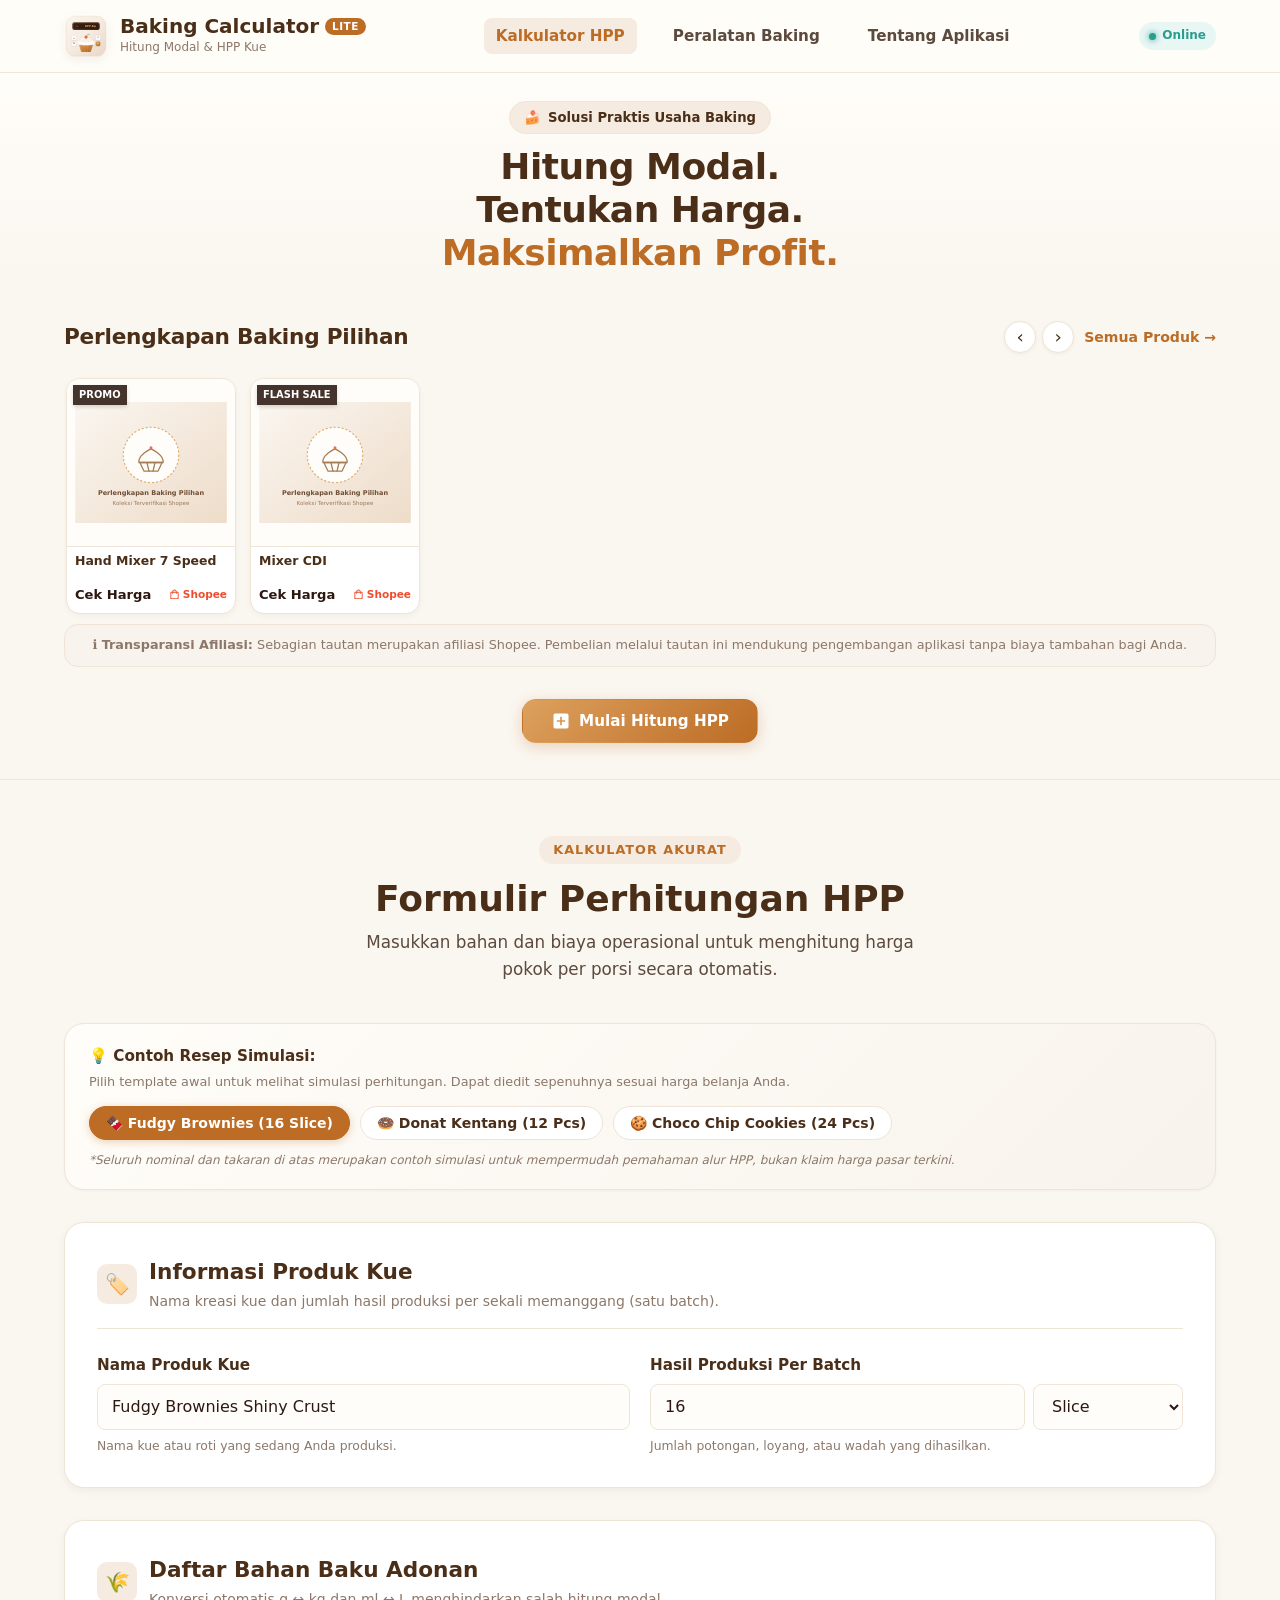
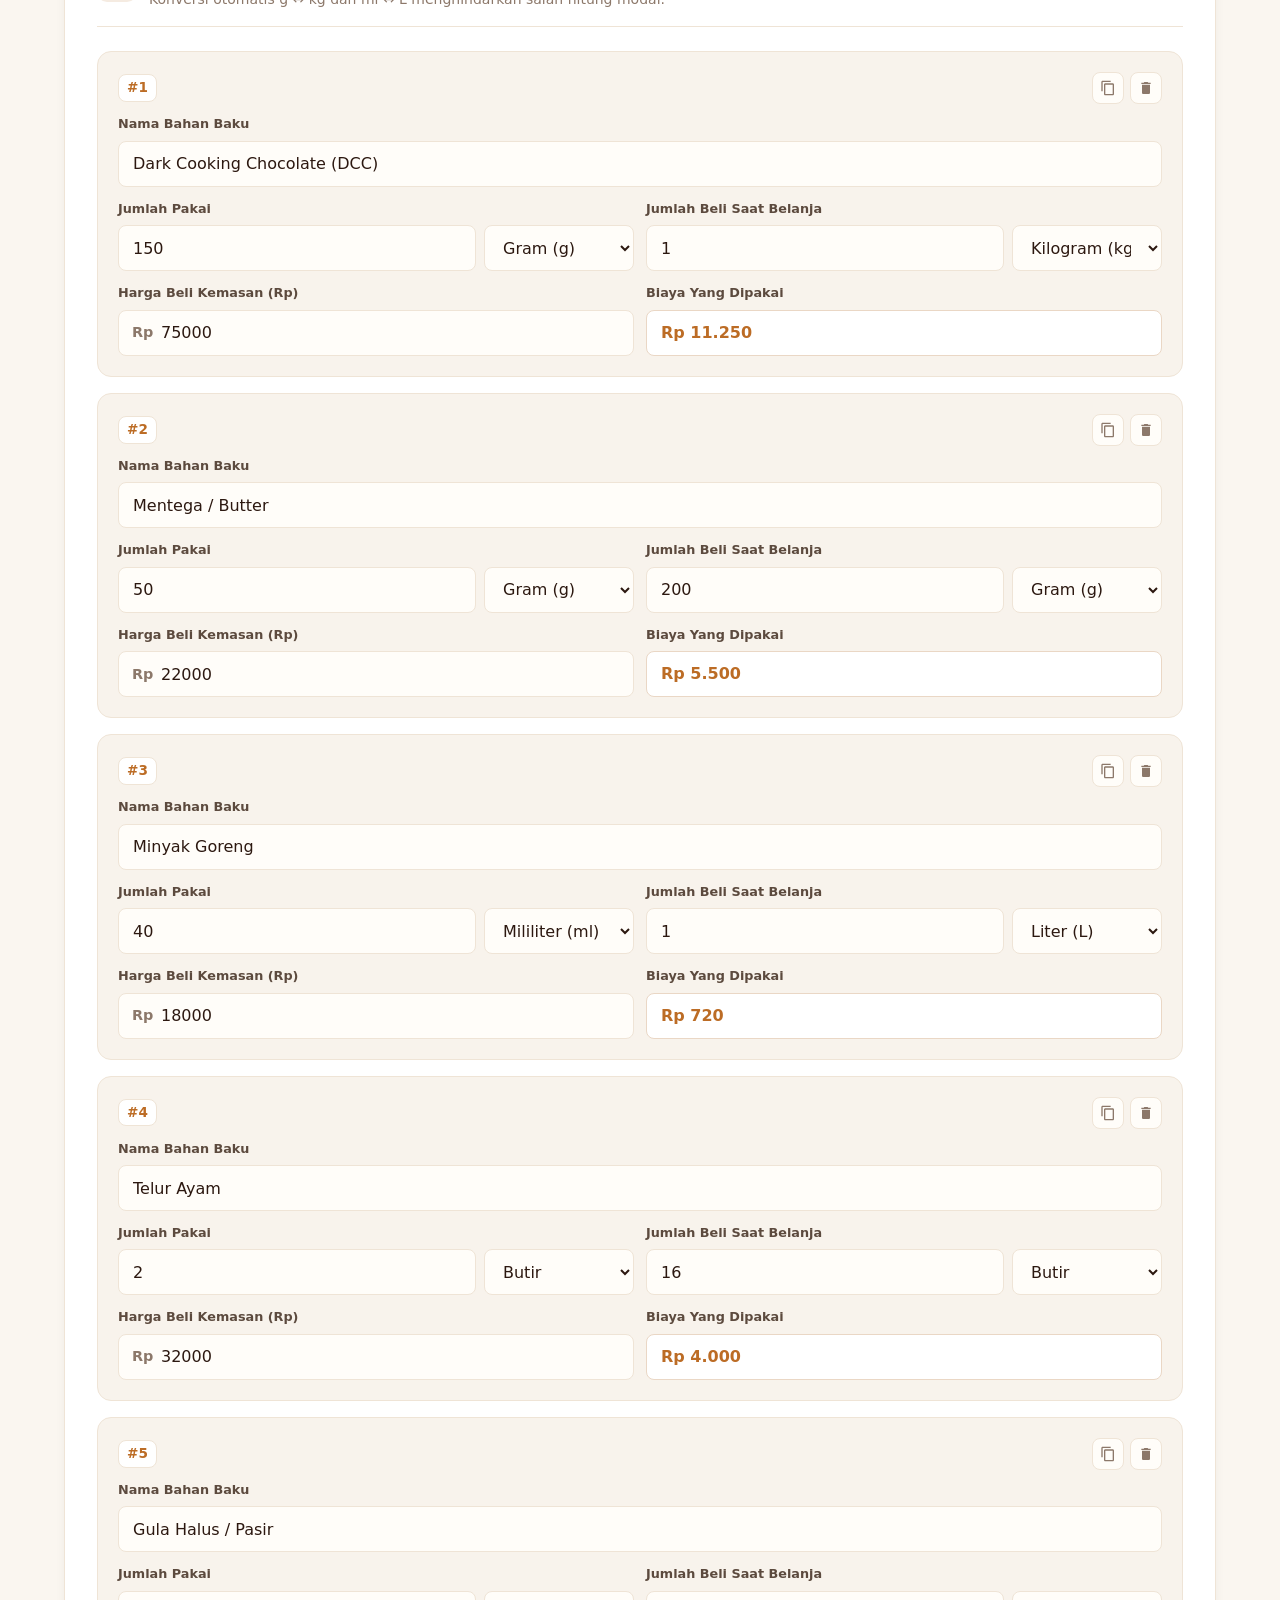
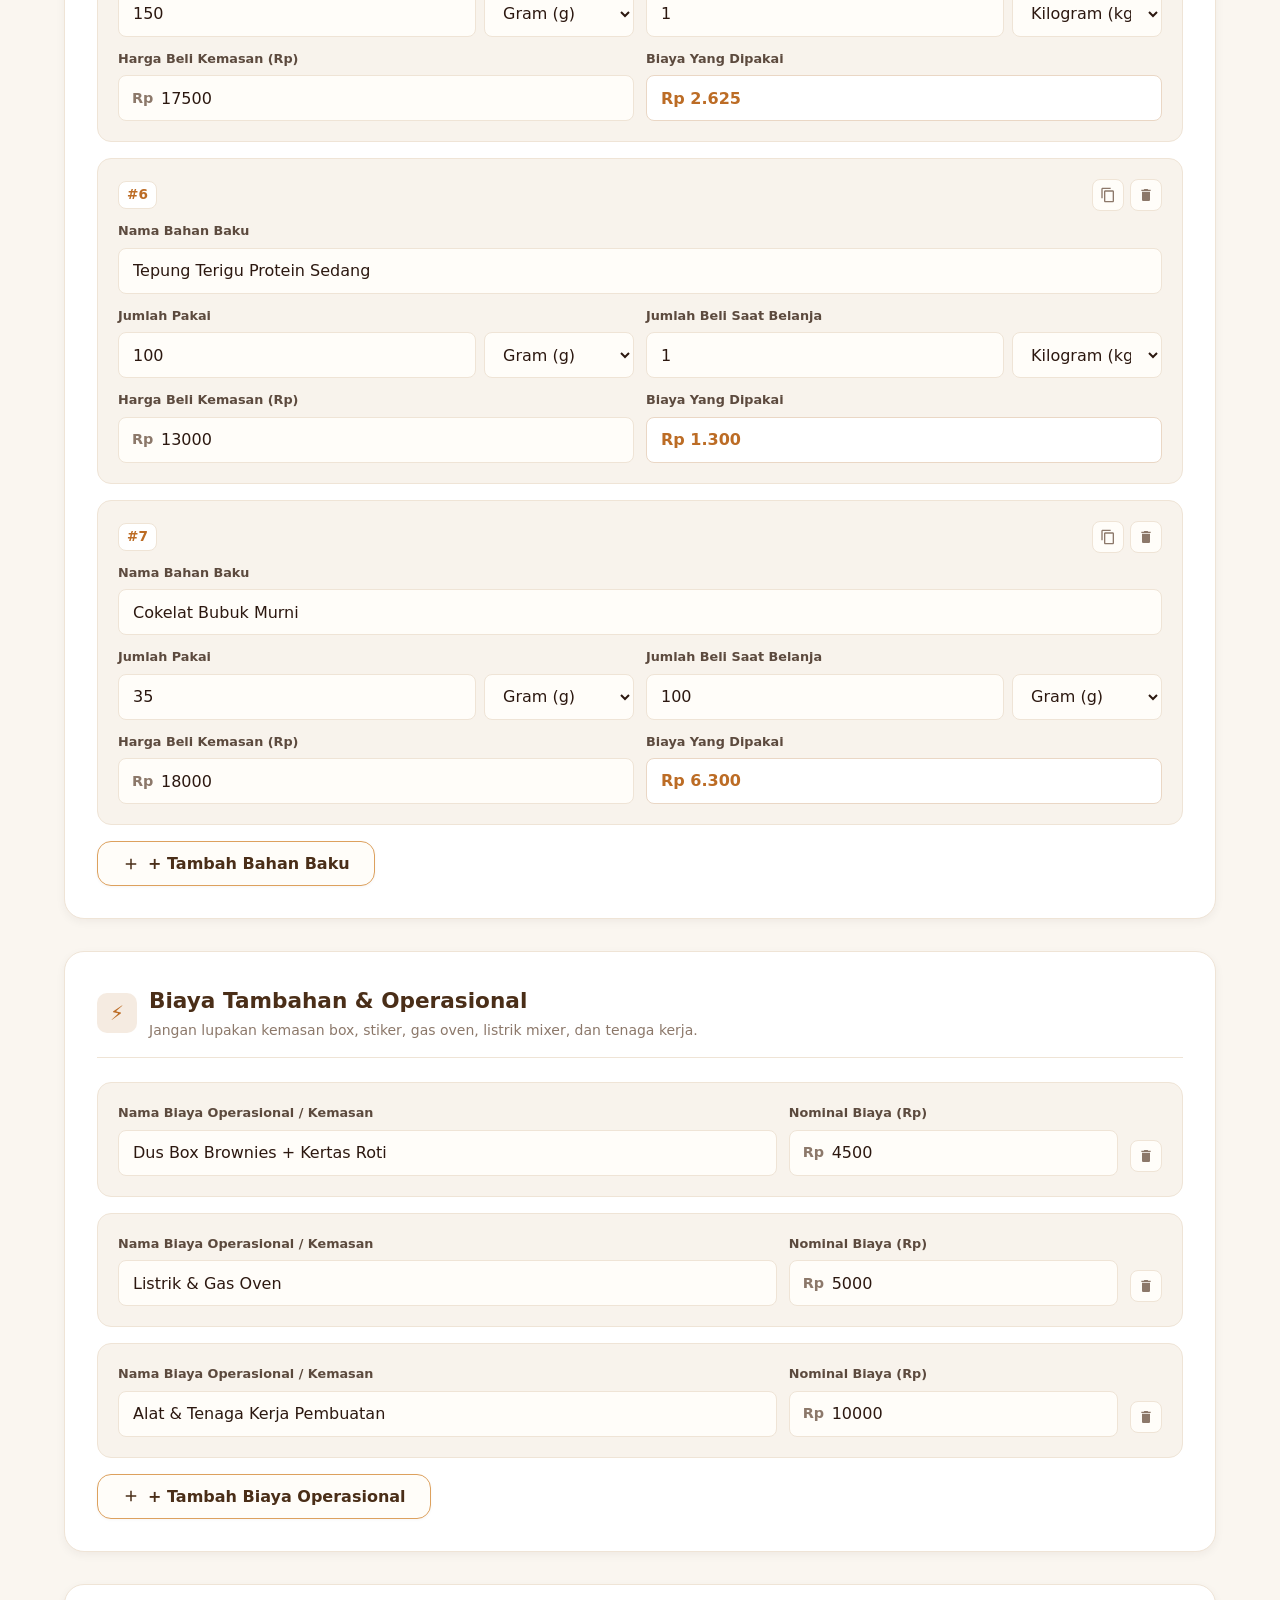
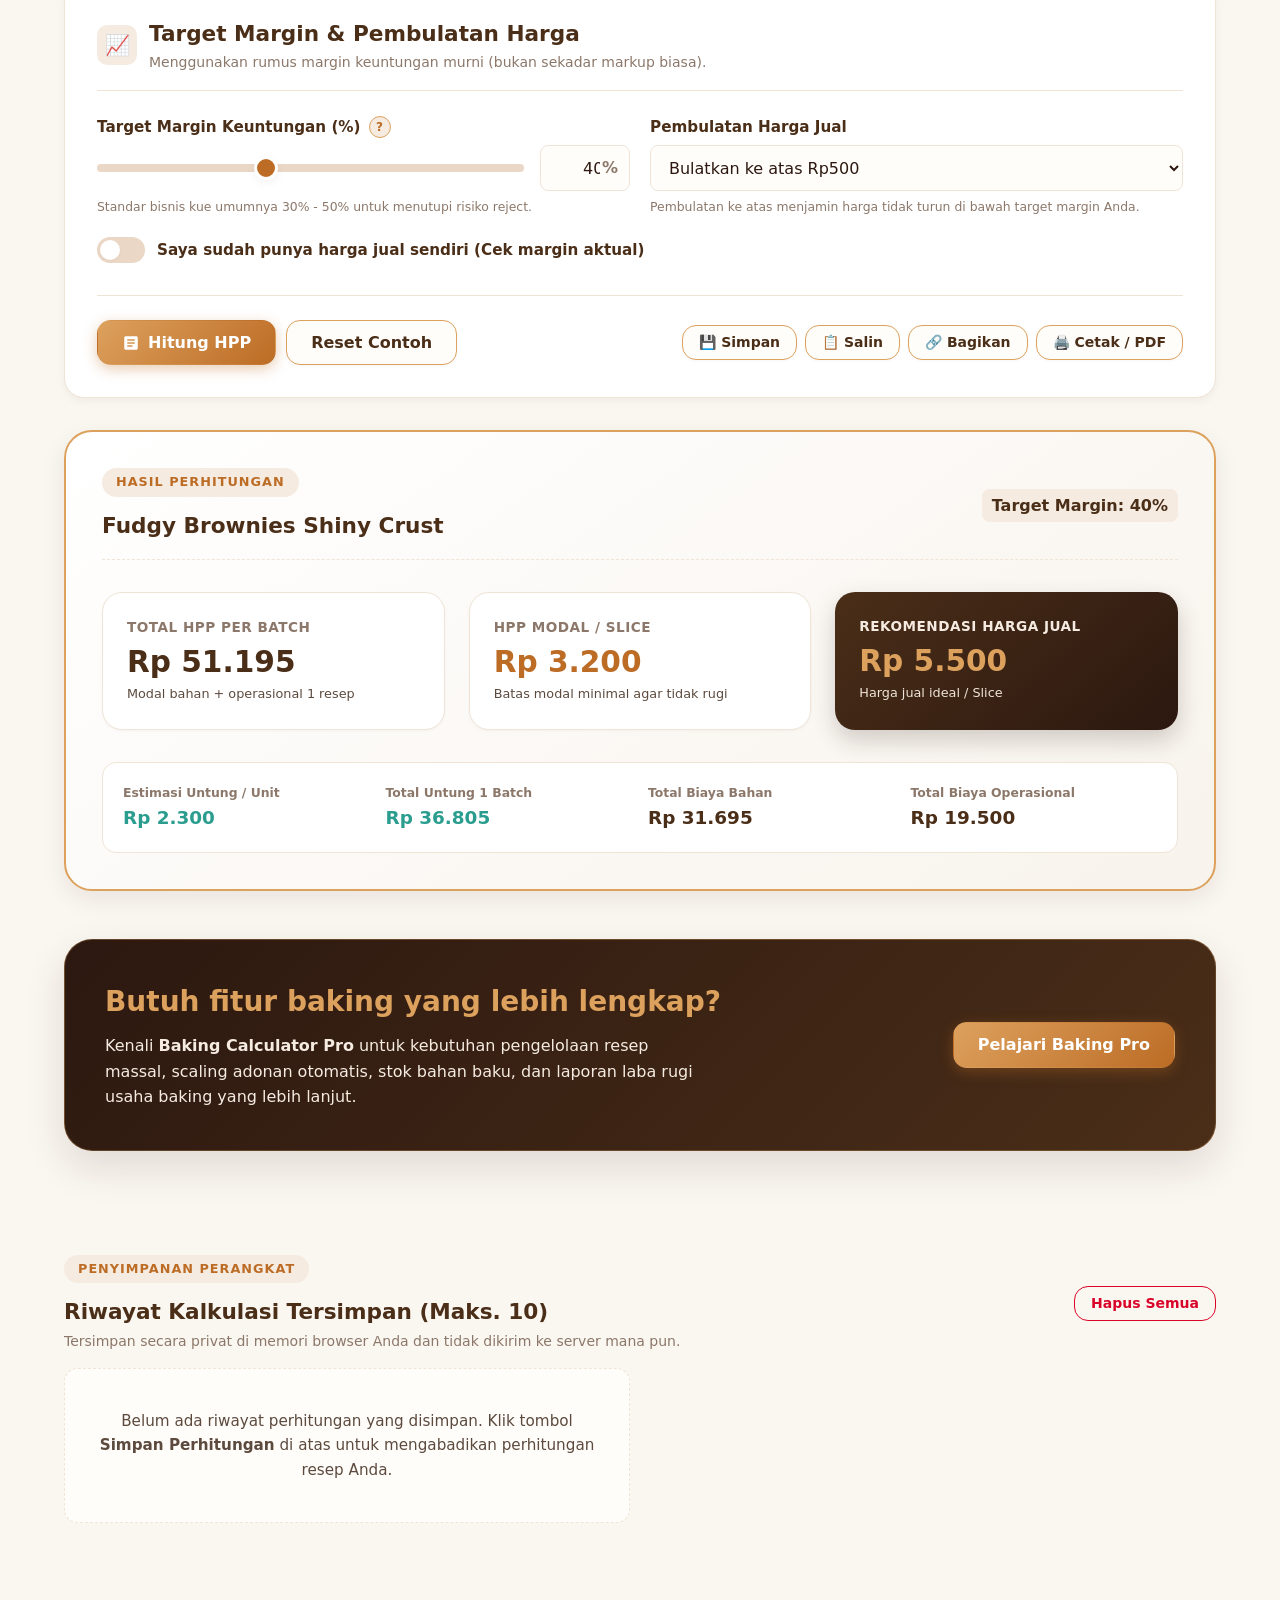
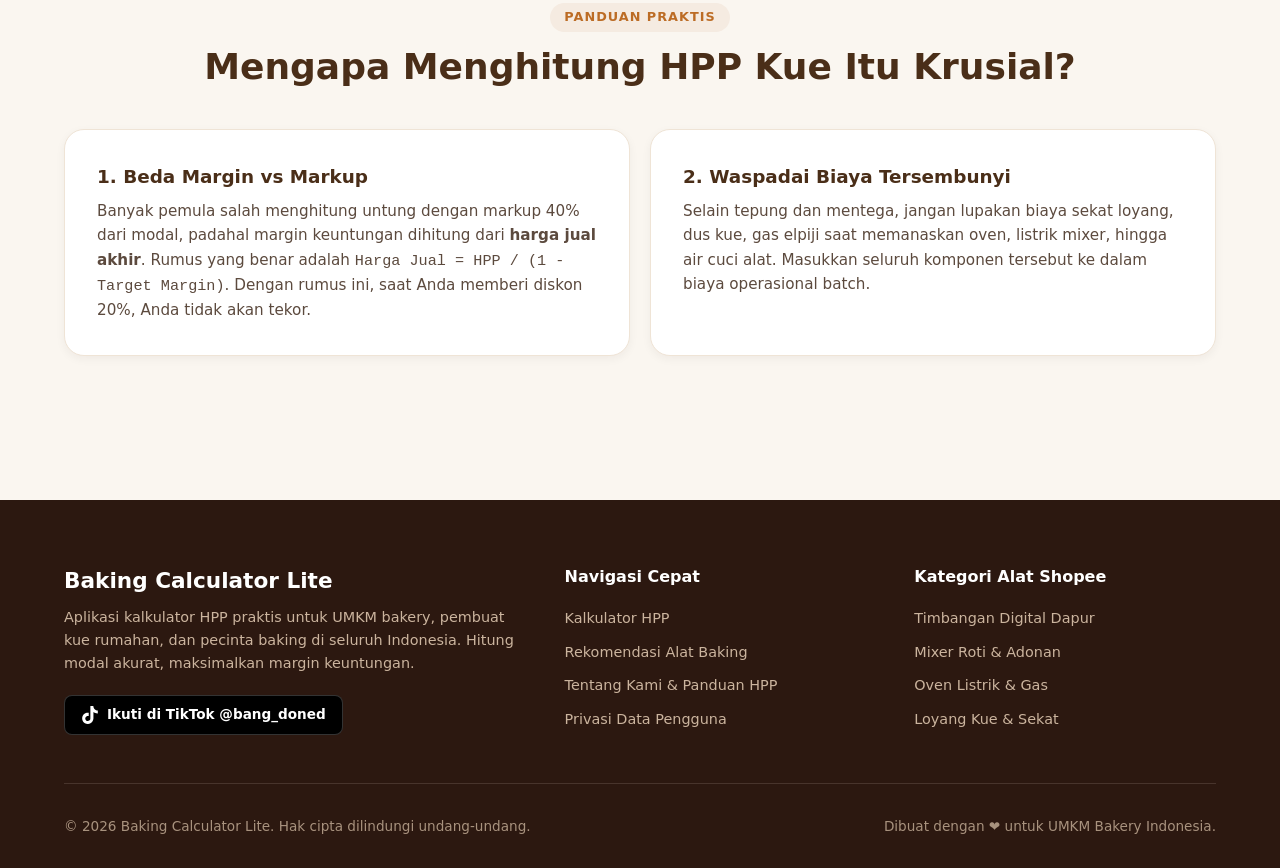
<file: index.html>
<!DOCTYPE html>
<html lang="id">
<head>
  <meta charset="UTF-8">
  <meta name="viewport" content="width=device-width, initial-scale=1.0, maximum-scale=5.0">
  <title>Baking Calculator Lite - Hitung Modal & HPP Usaha Kue Praktis</title>
  
  <!-- SEO & Social Meta Tags -->
  <meta name="description" content="Kalkulator HPP kue online gratis untuk usaha bakery dan rumahan. Hitung modal bahan baku, tentukan harga jual dengan target margin keuntungan yang akurat.">
  <meta name="keywords" content="kalkulator hpp kue, kalkulator hpp baking, hitung modal kue, cara menentukan harga jual kue, kalkulator bakery, hpp donat brownies cookies">
  <meta name="author" content="Baking Calculator Lite">
  <meta name="theme-color" content="#FAF6F0">
  <link rel="canonical" href="./">

  <!-- Open Graph / Facebook -->
  <meta property="og:type" content="website">
  <meta property="og:title" content="Baking Calculator Lite - Hitung Modal. Tentukan Harga. Maksimalkan Profit.">
  <meta property="og:description" content="Kalkulator HPP khusus pelaku usaha baking & kue rumahan. Hitung modal bahan dan operasional akurat, tentukan harga jual tepat.">
  <meta property="og:image" content="assets/icons/icon-512.png">
  <meta property="og:url" content="./">

  <!-- Twitter Card -->
  <meta name="twitter:card" content="summary_large_image">
  <meta name="twitter:title" content="Baking Calculator Lite - Hitung HPP Kue Praktis">
  <meta name="twitter:description" content="Kalkulator HPP khusus pelaku usaha baking & bakery UMKM. Akurat, cepat, dan offline-ready.">
  <meta name="twitter:image" content="assets/icons/icon-512.png">

  <!-- PWA Manifest & Favicon -->
  <link rel="manifest" href="manifest.webmanifest">
  <link rel="icon" type="image/svg+xml" href="assets/icons/favicon.svg">
  <link rel="apple-touch-icon" href="assets/icons/apple-touch-icon.png">

  <!-- Stylesheets -->
  <link rel="stylesheet" href="style.css">
  <link rel="stylesheet" href="responsive.css">

  <!-- Structured Data JSON-LD -->
  <script type="application/ld+json">
  {
    "@context": "https://schema.org",
    "@type": "WebApplication",
    "name": "Baking Calculator Lite",
    "description": "Kalkulator HPP dan margin harga jual untuk pengusaha kue dan bakery.",
    "applicationCategory": "BusinessApplication",
    "operatingSystem": "All",
    "offers": {
      "@type": "Offer",
      "price": "0",
      "priceCurrency": "IDR"
    }
  }
  </script>
</head>
<body>

  <!-- Top Navigation Header -->
  <header class="site-header">
    <div class="container nav-container">
      <a href="index.html" class="brand-link" aria-label="Baking Calculator Lite Beranda">
        <img src="assets/logo/logo.svg" alt="Baking Calculator Lite" class="brand-logo-img" width="44" height="44" onerror="this.onerror=null; this.src='data:image/svg+xml;utf8,<svg xmlns=\'http://www.w3.org/2000/svg\' viewBox=\'0 0 100 100\'><circle cx=\'50\' cy=\'50\' r=\'46\' fill=\'%23FAF6F0\' stroke=\'%23DDA15E\' stroke-width=\'4\'/><text x=\'50\' y=\'62\' font-size=\'42\' text-anchor=\'middle\'>🍰</text></svg>';">
        <div class="brand-text-group">
          <div class="brand-name">
            Baking Calculator <span class="brand-badge">LITE</span>
          </div>
          <span class="brand-sub">Hitung Modal & HPP Kue</span>
        </div>
      </a>

      <!-- Desktop & Tablet Navigation Menu -->
      <nav class="nav-menu" id="nav-menu" aria-label="Menu Utama">
        <a href="index.html" class="nav-link active">Kalkulator HPP</a>
        <a href="products.html" class="nav-link">Peralatan Baking</a>
        <a href="about.html" class="nav-link">Tentang Aplikasi</a>
      </nav>

      <!-- Nav Extra: Status & Mobile Hamburger -->
      <div class="nav-extra">
        <span class="status-pill online" id="network-status">Online</span>
        <button type="button" class="mobile-nav-toggle" id="mobile-toggle" aria-label="Buka Menu Navigasi">
          <svg viewBox="0 0 24 24" width="24" height="24" fill="currentColor">
            <path d="M3 18h18v-2H3v2zm0-5h18v-2H3v2zm0-7v2h18V6H3z"/>
          </svg>
        </button>
      </div>
    </div>
  </header>

  <main>
    <!-- 1. HERO SECTION (COMPACT & CLEAN) -->
    <section class="hero-section">
      <div class="container hero-center-wrap">
        <div class="hero-tag">
          <span>🍰</span> Solusi Praktis Usaha Baking
        </div>
        <h1 class="hero-title">
          Hitung Modal. <br class="hero-br-desktop">
          Tentukan Harga. <br class="hero-br-desktop">
          <span class="highlight">Maksimalkan Profit.</span>
        </h1>
      </div>
    </section>

    <!-- 2. AFFILIATE PRODUCT GALLERY — COMPACT SQUARE CAROUSEL -->
    <section class="affiliate-gallery-section" id="section-affiliate-gallery" aria-label="Rekomendasi Perlengkapan Baking Pilihan">
      <div class="container">
        <div class="gallery-header-row">
          <h2 class="gallery-title">Perlengkapan Baking Pilihan</h2>
          <div class="gallery-header-actions">
            <div class="gallery-scroll-nav" aria-hidden="true">
              <button type="button" class="btn-gallery-nav prev" id="gallery-nav-prev" aria-label="Geser ke kiri">&#8249;</button>
              <button type="button" class="btn-gallery-nav next" id="gallery-nav-next" aria-label="Geser ke kanan">&#8250;</button>
            </div>
            <a href="products.html" class="gallery-all-link">
              <span>Semua Produk &rarr;</span>
            </a>
          </div>
        </div>

        <!-- Single Horizontal Row (flex-nowrap, overflow-x: auto, scroll-snap) -->
        <div class="affiliate-gallery-scroll" id="affiliate-gallery-container" tabindex="0" role="region" aria-label="Katalog Perlengkapan Baking Pilihan">
          <!-- Dynamic Thumbnails Loaded from AffiliateManager -->
        </div>

        <!-- Affiliate Disclosure -->
        <div class="affiliate-disclosure-banner">
          <p>ℹ️ <strong>Transparansi Afiliasi:</strong> Sebagian tautan merupakan afiliasi Shopee. Pembelian melalui tautan ini mendukung pengembangan aplikasi tanpa biaya tambahan bagi Anda.</p>
        </div>

        <!-- 3. CTA UTAMA KALKULATOR HPP -->
        <div class="gallery-calc-cta-wrap">
          <a href="#section-calculator" class="btn btn-primary btn-calc-jump" id="btn-hero-calc">
            <svg viewBox="0 0 24 24" width="20" height="20" fill="currentColor"><path d="M19 3H5c-1.1 0-2 .9-2 2v14c0 1.1.9 2 2 2h14c1.1 0 2-.9 2-2V5c0-1.1-.9-2-2-2zm-2 10h-4v4h-2v-4H7v-2h4V7h2v4h4v2z"/></svg>
            <span>Mulai Hitung HPP</span>
          </a>
        </div>
      </div>
    </section>

    <!-- KALKULATOR HPP SECTION -->
    <section class="section" id="section-calculator">
      <div class="container">
        
        <div class="section-title-wrap">
          <span class="section-pill">Kalkulator Akurat</span>
          <h2 class="section-title">Formulir Perhitungan HPP</h2>
          <p class="section-subtitle">Masukkan bahan dan biaya operasional untuk menghitung harga pokok per porsi secara otomatis.</p>
        </div>

        <!-- Pilihan Preset Resep Contoh -->
        <div class="preset-selector-card">
          <div class="preset-header">
            <span class="preset-title">💡 Contoh Resep Simulasi:</span>
            <span class="preset-sub">Pilih template awal untuk melihat simulasi perhitungan. Dapat diedit sepenuhnya sesuai harga belanja Anda.</span>
          </div>
          <div class="preset-buttons">
            <button type="button" class="btn-preset-recipe active" data-preset="brownies">
              <span>🍫 Fudgy Brownies (16 Slice)</span>
            </button>
            <button type="button" class="btn-preset-recipe" data-preset="donat">
              <span>🍩 Donat Kentang (12 Pcs)</span>
            </button>
            <button type="button" class="btn-preset-recipe" data-preset="cookies">
              <span>🍪 Choco Chip Cookies (24 Pcs)</span>
            </button>
          </div>
          <p class="preset-disclaimer">
            <em>*Seluruh nominal dan takaran di atas merupakan contoh simulasi untuk mempermudah pemahaman alur HPP, bukan klaim harga pasar terkini.</em>
          </p>
        </div>

        <!-- 1. Informasi Produk -->
        <div class="card">
          <div class="card-header">
            <div class="card-title-group">
              <div class="card-icon">🏷️</div>
              <div>
                <h3 class="card-title">Informasi Produk Kue</h3>
                <p class="card-desc">Nama kreasi kue dan jumlah hasil produksi per sekali memanggang (satu batch).</p>
              </div>
            </div>
          </div>

          <div class="form-grid">
            <div class="form-group span-half">
              <label class="form-label" for="input-product-name">Nama Produk Kue</label>
              <input type="text" id="input-product-name" class="input-text" placeholder="Contoh: Fudgy Brownies Shiny Crust 20x20">
              <span class="form-help">Nama kue atau roti yang sedang Anda produksi.</span>
            </div>

            <div class="form-group span-half">
              <label class="form-label" for="input-yield-qty">Hasil Produksi Per Batch</label>
              <div class="input-group">
                <input type="number" id="input-yield-qty" class="input-text" min="1" step="1" value="16" placeholder="Contoh: 16">
                <select id="select-yield-unit" class="select-unit">
                  <option value="Slice" selected>Slice</option>
                  <option value="Pcs">Pcs</option>
                  <option value="Box">Box</option>
                  <option value="Jar">Jar</option>
                  <option value="Pack">Pack</option>
                  <option value="Loyang">Loyang</option>
                  <option value="Custom">Custom...</option>
                </select>
              </div>
              <span class="form-help">Jumlah potongan, loyang, atau wadah yang dihasilkan.</span>
            </div>

            <div class="form-group span-full" id="group-custom-yield" style="display: none;">
              <label class="form-label" for="input-custom-yield-unit">Nama Satuan Khusus (Custom)</label>
              <input type="text" id="input-custom-yield-unit" class="input-text" placeholder="Contoh: Cup, Toples 500g, Botol">
            </div>
          </div>
        </div>

        <!-- 2. Daftar Bahan Baku -->
        <div class="card">
          <div class="card-header">
            <div class="card-title-group">
              <div class="card-icon">🌾</div>
              <div>
                <h3 class="card-title">Daftar Bahan Baku Adonan</h3>
                <p class="card-desc">Konversi otomatis g &harr; kg dan ml &harr; L menghindarkan salah hitung modal.</p>
              </div>
            </div>
          </div>

          <!-- Dynamic Ingredients List Container -->
          <div id="ingredients-list">
            <!-- Dynamic Rows Generated by app.js -->
          </div>

          <div style="margin-top: 1rem;">
            <button type="button" class="btn btn-secondary" id="btn-add-ingredient">
              <svg viewBox="0 0 24 24" width="18" height="18" fill="currentColor"><path d="M19 13h-6v6h-2v-6H5v-2h6V5h2v6h6v2z"/></svg>
              <span>+ Tambah Bahan Baku</span>
            </button>
          </div>
        </div>

        <!-- 3. Biaya Tambahan Operasional -->
        <div class="card">
          <div class="card-header">
            <div class="card-title-group">
              <div class="card-icon">⚡</div>
              <div>
                <h3 class="card-title">Biaya Tambahan & Operasional</h3>
                <p class="card-desc">Jangan lupakan kemasan box, stiker, gas oven, listrik mixer, dan tenaga kerja.</p>
              </div>
            </div>
          </div>

          <!-- Dynamic Additional Costs Container -->
          <div id="additional-costs-list">
            <!-- Dynamic Rows Generated by app.js -->
          </div>

          <div style="margin-top: 1rem;">
            <button type="button" class="btn btn-secondary" id="btn-add-cost">
              <svg viewBox="0 0 24 24" width="18" height="18" fill="currentColor"><path d="M19 13h-6v6h-2v-6H5v-2h6V5h2v6h6v2z"/></svg>
              <span>+ Tambah Biaya Operasional</span>
            </button>
          </div>
        </div>

        <!-- 4. Target Margin & Pengaturan Harga Jual -->
        <div class="card">
          <div class="card-header">
            <div class="card-title-group">
              <div class="card-icon">📈</div>
              <div>
                <h3 class="card-title">Target Margin & Pembulatan Harga</h3>
                <p class="card-desc">Menggunakan rumus margin keuntungan murni (bukan sekadar markup biasa).</p>
              </div>
            </div>
          </div>

          <div class="form-grid">
            <!-- Slider & Input Margin -->
            <div class="form-group span-half position-relative">
              <div class="label-with-info">
                <label class="form-label" for="input-target-margin">Target Margin Keuntungan (%)</label>
                <button type="button" class="btn-info-circle" id="btn-info-margin" title="Pelajari cara kerja margin vs markup" aria-label="Penjelasan Rumus Margin">?</button>
              </div>

              <!-- Popover Edukasi Margin -->
              <div class="margin-info-popover" id="popover-margin-info" style="display: none;">
                <div class="popover-header">
                  <strong>💡 Mengapa Menggunakan Rumus Margin?</strong>
                  <button type="button" class="btn-close-popover" id="btn-close-margin-info" aria-label="Tutup Penjelasan">&times;</button>
                </div>
                <p><strong>Margin adalah persentase keuntungan dari harga jual, bukan dari modal.</strong></p>
                <p class="popover-formula"><code>Harga Jual = HPP / (1 - Target Margin)</code></p>
                <div class="popover-example">
                  <strong>Contoh:</strong><br>
                  HPP Rp6.000 dengan target margin 40% (0,4):<br>
                  Harga Jual = Rp6.000 / (1 - 0,40) = Rp6.000 / 0,60 = <strong>Rp10.000</strong>.<br>
                  <em>Keuntungan: Rp4.000 (tepat 40% dari harga jual Rp10.000).</em>
                </div>
              </div>

              <div class="slider-control-group">
                <input type="range" min="5" max="95" step="1" value="40" class="input-slider" id="slider-target-margin">
                <div class="input-prefix-wrapper slider-val-box">
                  <input type="number" min="0" max="99" class="input-text" id="input-target-margin" value="40">
                  <span style="position: absolute; right: 12px; font-weight: 700; color: var(--text-muted);">%</span>
                </div>
              </div>
              <span class="form-help">Standar bisnis kue umumnya 30% - 50% untuk menutupi risiko reject.</span>
            </div>

            <!-- Pembulatan Harga Jual -->
            <div class="form-group span-half">
              <label class="form-label" for="select-round-mode">Pembulatan Harga Jual</label>
              <select id="select-round-mode" class="select-input">
                <option value="none">Tanpa Pembulatan (Nominal Asli)</option>
                <option value="100">Bulatkan ke atas Rp100</option>
                <option value="500" selected>Bulatkan ke atas Rp500</option>
                <option value="1000">Bulatkan ke atas Rp1.000</option>
              </select>
              <span class="form-help">Pembulatan ke atas menjamin harga tidak turun di bawah target margin Anda.</span>
            </div>

            <!-- Toggle Harga Jual Manual -->
            <div class="form-group span-full">
              <label class="toggle-switch-label">
                <input type="checkbox" class="toggle-input" id="toggle-manual-price">
                <span class="toggle-slider"></span>
                <span class="form-label">Saya sudah punya harga jual sendiri (Cek margin aktual)</span>
              </label>
            </div>

            <div class="form-group span-half" id="group-manual-price" style="display: none;">
              <label class="form-label" for="input-manual-price">Harga Jual Yang Anda Tentukan (Rp / unit)</label>
              <div class="input-prefix-wrapper">
                <span class="input-prefix">Rp</span>
                <input type="number" min="0" step="500" class="input-text" id="input-manual-price" placeholder="Contoh: 15000">
              </div>
            </div>
          </div>

          <!-- Action Button Bar -->
          <div class="calculator-actions">
            <div class="actions-primary">
              <button type="button" class="btn btn-primary" id="btn-calculate">
                <svg viewBox="0 0 24 24" width="18" height="18" fill="currentColor"><path d="M19 3H5c-1.1 0-2 .9-2 2v14c0 1.1.9 2 2 2h14c1.1 0 2-.9 2-2V5c0-1.1-.9-2-2-2zm-5 14H7v-2h7v2zm3-4H7v-2h10v2zm0-4H7V7h10v2z"/></svg>
                <span>Hitung HPP</span>
              </button>
              <button type="button" class="btn btn-secondary" id="btn-reset">
                <span>Reset Contoh</span>
              </button>
            </div>

            <div class="actions-secondary">
              <button type="button" class="btn btn-secondary btn-sm" id="btn-save-calc" title="Simpan ke Riwayat Lokal">
                <span>💾 Simpan</span>
              </button>
              <button type="button" class="btn btn-secondary btn-sm" id="btn-copy-calc" title="Salin Ringkasan">
                <span>📋 Salin</span>
              </button>
              <button type="button" class="btn btn-secondary btn-sm" id="btn-share-calc" title="Bagikan Ringkasan">
                <span>🔗 Bagikan</span>
              </button>
              <button type="button" class="btn btn-secondary btn-sm" id="btn-print-calc" title="Cetak atau Simpan PDF">
                <span>🖨️ Cetak / PDF</span>
              </button>
            </div>
          </div>
        </div>

        <!-- 5. HASIL KALKULASI SECTION (Dashboard Cards) -->
        <div class="results-card" id="section-result">
          <div class="results-header">
            <div>
              <span class="section-pill">Hasil Perhitungan</span>
              <h3 class="card-title" id="res-product-name">Fudgy Brownies Shiny Crust</h3>
            </div>
            <div class="results-badge-wrap">
              <span class="badge" style="background: var(--color-beige); color: var(--color-coffee); padding: 4px 10px; border-radius: 8px; font-weight: 700;">
                Target Margin: <strong id="res-margin-pct">40%</strong>
              </span>
            </div>
          </div>

          <div id="res-margin-warning" class="row-error" style="display: none; margin-bottom: 1.5rem;"></div>

          <!-- Main 3 Stat Cards -->
          <div class="results-main-grid">
            <!-- Total HPP Batch -->
            <div class="stat-box">
              <span class="stat-label">Total HPP Per Batch</span>
              <span class="stat-value" id="res-hpp-total">Rp 0</span>
              <span class="stat-sub">Modal bahan + operasional 1 resep</span>
            </div>

            <!-- HPP Per Unit -->
            <div class="stat-box">
              <span class="stat-label">HPP Modal <span id="res-unit-label">/ Slice</span></span>
              <span class="stat-value text-caramel" id="res-hpp-per-unit">Rp 0</span>
              <span class="stat-sub">Batas modal minimal agar tidak rugi</span>
            </div>

            <!-- Rekomendasi Harga Jual -->
            <div class="stat-box highlight">
              <span class="stat-label">Rekomendasi Harga Jual</span>
              <span class="stat-value" id="res-recommended-price">Rp 0</span>
              <span class="stat-sub">Harga jual ideal <span id="res-unit-label-2">/ Slice</span></span>
            </div>
          </div>

          <!-- Sub Stats Breakdown -->
          <div class="results-sub-grid">
            <div class="sub-stat-item">
              <span class="sub-stat-label">Estimasi Untung / Unit</span>
              <span class="sub-stat-val text-success" id="res-profit-per-unit">Rp 0</span>
            </div>
            <div class="sub-stat-item">
              <span class="sub-stat-label">Total Untung 1 Batch</span>
              <span class="sub-stat-val text-success" id="res-total-profit">Rp 0</span>
            </div>
            <div class="sub-stat-item">
              <span class="sub-stat-label">Total Biaya Bahan</span>
              <span class="sub-stat-val" id="res-ingredients-total">Rp 0</span>
            </div>
            <div class="sub-stat-item">
              <span class="sub-stat-label">Total Biaya Operasional</span>
              <span class="sub-stat-val" id="res-additional-total">Rp 0</span>
            </div>
          </div>

          <!-- Evaluasi Harga Manual Box jika aktif -->
          <div class="manual-box" id="res-manual-box" style="display: none;">
            <h4 style="font-size: 1rem; color: var(--color-coffee); font-weight: 800;">Evaluasi Harga Jual Manual Anda</h4>
            <div class="manual-grid">
              <div>
                <span class="sub-stat-label">Harga Jual Aktual:</span>
                <div class="sub-stat-val" id="res-manual-price">Rp 0</div>
              </div>
              <div>
                <span class="sub-stat-label">Keuntungan Per Unit:</span>
                <div class="sub-stat-val" id="res-manual-profit">Rp 0</div>
              </div>
              <div>
                <span class="sub-stat-label">Margin Keuntungan Aktual:</span>
                <div class="sub-stat-val" id="res-manual-margin">0%</div>
              </div>
            </div>
          </div>
        </div>


        <!-- 7. PROMOSI BAKING CALCULATOR PRO -->
        <div class="pro-promo-card">
          <div class="pro-promo-content">
            <h3>Butuh fitur baking yang lebih lengkap?</h3>
            <p>Kenali <strong>Baking Calculator Pro</strong> untuk kebutuhan pengelolaan resep massal, scaling adonan otomatis, stok bahan baku, dan laporan laba rugi usaha baking yang lebih lanjut.</p>
          </div>
          <div>
            <a href="#" class="btn btn-primary" id="btn-pro-app">
              <span>Pelajari Baking Pro</span>
            </a>
          </div>
        </div>

        <!-- 8. RIWAYAT PERHITUNGAN (LOCAL STORAGE) -->
        <section class="history-section" id="section-history" style="margin-top: 3.5rem;">
          <div class="card-header" style="border-bottom: none; margin-bottom: 1rem; padding-bottom: 0;">
            <div>
              <span class="section-pill">Penyimpanan Perangkat</span>
              <h3 class="card-title">Riwayat Kalkulasi Tersimpan (Maks. 10)</h3>
              <p class="card-desc">Tersimpan secara privat di memori browser Anda dan tidak dikirim ke server mana pun.</p>
            </div>
            <button type="button" class="btn btn-sm btn-outline-danger" id="btn-clear-history">
              Hapus Semua
            </button>
          </div>

          <div class="history-grid" id="history-list">
            <!-- Dynamic History Cards -->
          </div>
        </section>

        <!-- 9. EDUKASI & FAQ HPP BAKING (SEO CONTENT) -->
        <section class="section" style="padding-top: 2rem;">
          <div class="section-title-wrap">
            <span class="section-pill">Panduan Praktis</span>
            <h2 class="section-title">Mengapa Menghitung HPP Kue Itu Krusial?</h2>
          </div>

          <div class="form-grid">
            <div class="card span-half">
              <h4 style="font-size: 1.15rem; font-weight: 800; color: var(--color-coffee); margin-bottom: 0.5rem;">1. Beda Margin vs Markup</h4>
              <p style="font-size: 0.95rem; color: var(--text-secondary); line-height: 1.6;">
                Banyak pemula salah menghitung untung dengan markup 40% dari modal, padahal margin keuntungan dihitung dari <strong>harga jual akhir</strong>. Rumus yang benar adalah <code>Harga Jual = HPP / (1 - Target Margin)</code>. Dengan rumus ini, saat Anda memberi diskon 20%, Anda tidak akan tekor.
              </p>
            </div>

            <div class="card span-half">
              <h4 style="font-size: 1.15rem; font-weight: 800; color: var(--color-coffee); margin-bottom: 0.5rem;">2. Waspadai Biaya Tersembunyi</h4>
              <p style="font-size: 0.95rem; color: var(--text-secondary); line-height: 1.6;">
                Selain tepung dan mentega, jangan lupakan biaya sekat loyang, dus kue, gas elpiji saat memanaskan oven, listrik mixer, hingga air cuci alat. Masukkan seluruh komponen tersebut ke dalam biaya operasional batch.
              </p>
            </div>
          </div>
        </section>

      </div>
    </section>
  </main>

  <!-- Sticky Bottom Bar for Mobile -->
  <div class="mobile-bottom-bar" id="mobile-bottom-bar">
    <a href="index.html#section-calculator" class="mobile-bottom-item active">
      <svg viewBox="0 0 24 24" width="20" height="20" fill="currentColor"><path d="M19 3H5c-1.1 0-2 .9-2 2v14c0 1.1.9 2 2 2h14c1.1 0 2-.9 2-2V5c0-1.1-.9-2-2-2zm-5 14H7v-2h7v2zm3-4H7v-2h10v2zm0-4H7V7h10v2z"/></svg>
      <span>Kalkulator</span>
    </a>
    <a href="products.html" class="mobile-bottom-item">
      <svg viewBox="0 0 24 24" width="20" height="20" fill="currentColor"><path d="M12 2l3.09 6.26L22 9.27l-5 4.87 1.18 6.88L12 17.77l-6.18 3.25L7 14.14 2 9.27l6.91-1.01L12 2z"/></svg>
      <span>Peralatan</span>
    </a>
    <a href="about.html" class="mobile-bottom-item">
      <svg viewBox="0 0 24 24" width="20" height="20" fill="currentColor"><path d="M12 2C6.48 2 2 6.48 2 12s4.48 10 10 10 10-4.48 10-10S17.52 2 12 2zm1 15h-2v-6h2v6zm0-8h-2V7h2v2z"/></svg>
      <span>Tentang</span>
    </a>
  </div>

  <!-- Site Footer -->
  <footer class="site-footer">
    <div class="container">
      <div class="footer-grid">
        <div class="footer-brand">
          <h4>Baking Calculator Lite</h4>
          <p class="footer-desc">
            Aplikasi kalkulator HPP praktis untuk UMKM bakery, pembuat kue rumahan, dan pecinta baking di seluruh Indonesia. Hitung modal akurat, maksimalkan margin keuntungan.
          </p>
          <div>
            <a href="https://www.tiktok.com/@bang_doned" target="_blank" rel="noopener noreferrer" class="btn-tiktok">
              <svg viewBox="0 0 24 24" width="18" height="18" fill="currentColor">
                <path d="M12.525.02c1.31-.02 2.61-.01 3.91-.02.08 1.53.63 3.09 1.75 4.17 1.12 1.11 2.7 1.62 4.24 1.79v4.03c-1.44-.05-2.89-.35-4.2-.97-.57-.26-1.1-.59-1.62-.97-.01 2.92.01 5.84-.02 8.75-.08 1.4-.54 2.79-1.35 3.94-1.31 1.92-3.58 3.17-5.91 3.21-1.43.08-2.86-.31-4.08-1.03-2.02-1.19-3.44-3.37-3.65-5.71-.02-.5-.03-1-.01-1.49.18-1.9 1.12-3.72 2.58-4.96 1.66-1.44 3.98-2.13 6.15-1.72.02 1.48-.04 2.96-.04 4.44-.99-.32-2.15-.23-3.02.37-.63.41-1.11 1.04-1.36 1.75-.21.51-.24 1.07-.14 1.61.24 1.64 1.82 3.02 3.5 2.87 1.12-.01 2.19-.66 2.77-1.61.19-.33.4-.67.41-1.06.1-1.79.06-3.57.07-5.36.01-4.03-.01-8.05.02-12.07z"/>
              </svg>
              <span>Ikuti di TikTok @bang_doned</span>
            </a>
          </div>
        </div>

        <div>
          <h5 class="footer-links-title">Navigasi Cepat</h5>
          <ul class="footer-links">
            <li><a href="index.html#section-calculator">Kalkulator HPP</a></li>
            <li><a href="products.html">Rekomendasi Alat Baking</a></li>
            <li><a href="about.html">Tentang Kami & Panduan HPP</a></li>
            <li><a href="about.html#privacy">Privasi Data Pengguna</a></li>
          </ul>
        </div>

        <div>
          <h5 class="footer-links-title">Kategori Alat Shopee</h5>
          <ul class="footer-links">
            <li><a href="products.html?cat=Timbangan+digital">Timbangan Digital Dapur</a></li>
            <li><a href="products.html?cat=Mixer">Mixer Roti & Adonan</a></li>
            <li><a href="products.html?cat=Oven">Oven Listrik & Gas</a></li>
            <li><a href="products.html?cat=Loyang">Loyang Kue & Sekat</a></li>
          </ul>
        </div>
      </div>

      <div class="footer-bottom">
        <div>
          &copy; 2026 Baking Calculator Lite. Hak cipta dilindungi undang-undang.
        </div>
        <div>
          Dibuat dengan ❤️ untuk UMKM Bakery Indonesia.
        </div>
      </div>
    </div>
  </footer>

  <!-- Scripts -->
  <script src="affiliate-config.js"></script>
  <script src="analytics-config.js"></script>
  <script src="js/utils.js"></script>
  <script src="js/validation.js"></script>
  <script src="js/storage.js"></script>
  <script src="js/analytics.js"></script>
  <script src="js/calculator.js"></script>
  <script src="js/affiliate.js"></script>
  <script src="js/app.js"></script>

  <!-- Service Worker Registration -->
  <script>
    if ('serviceWorker' in navigator) {
      window.addEventListener('load', () => {
        navigator.serviceWorker.register('service-worker.js')
          .then(reg => console.log('ServiceWorker registered:', reg.scope))
          .catch(err => console.warn('ServiceWorker registration failed:', err));
      });
    }

    // Mobile nav toggle handler
    const mobBtn = document.getElementById('mobile-toggle');
    const mobMenu = document.getElementById('nav-menu');
    if (mobBtn && mobMenu) {
      mobBtn.addEventListener('click', () => {
        mobMenu.classList.toggle('open');
      });
    }
  </script>
</body>
</html>
</file>
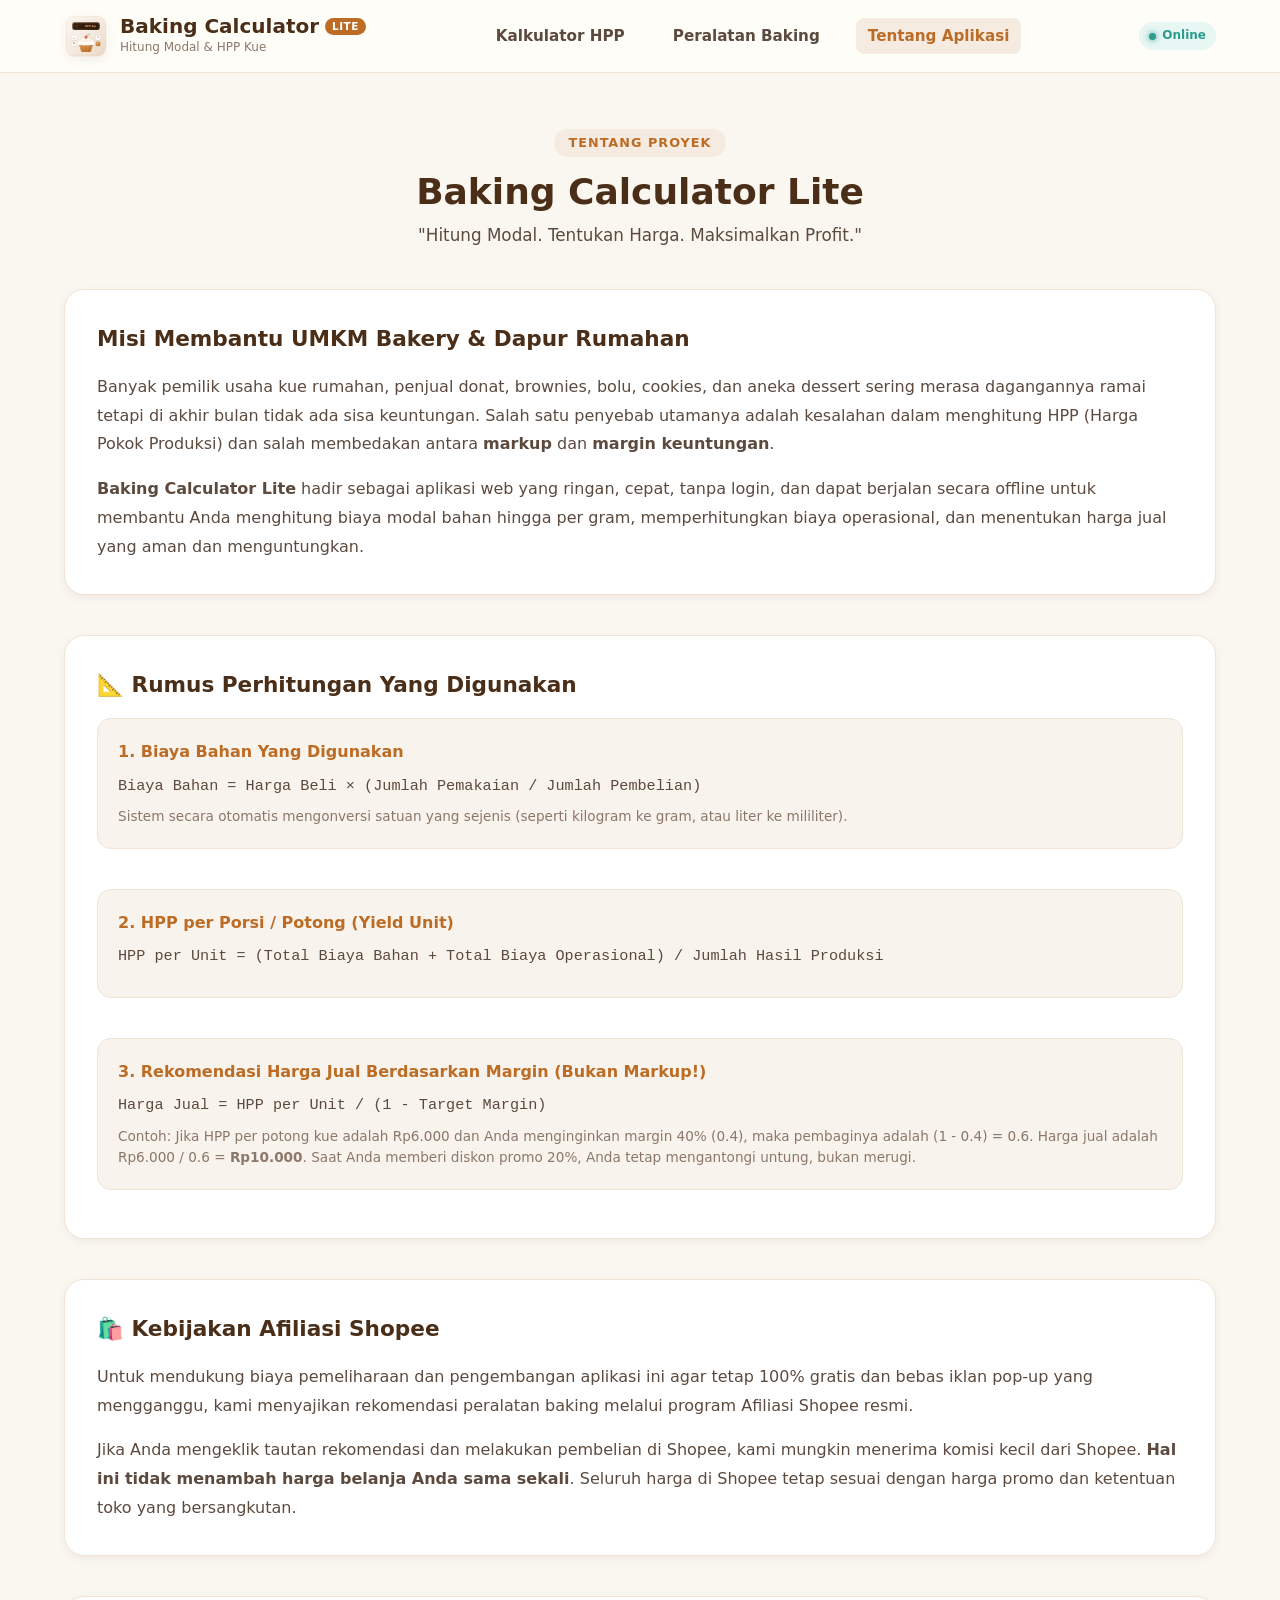
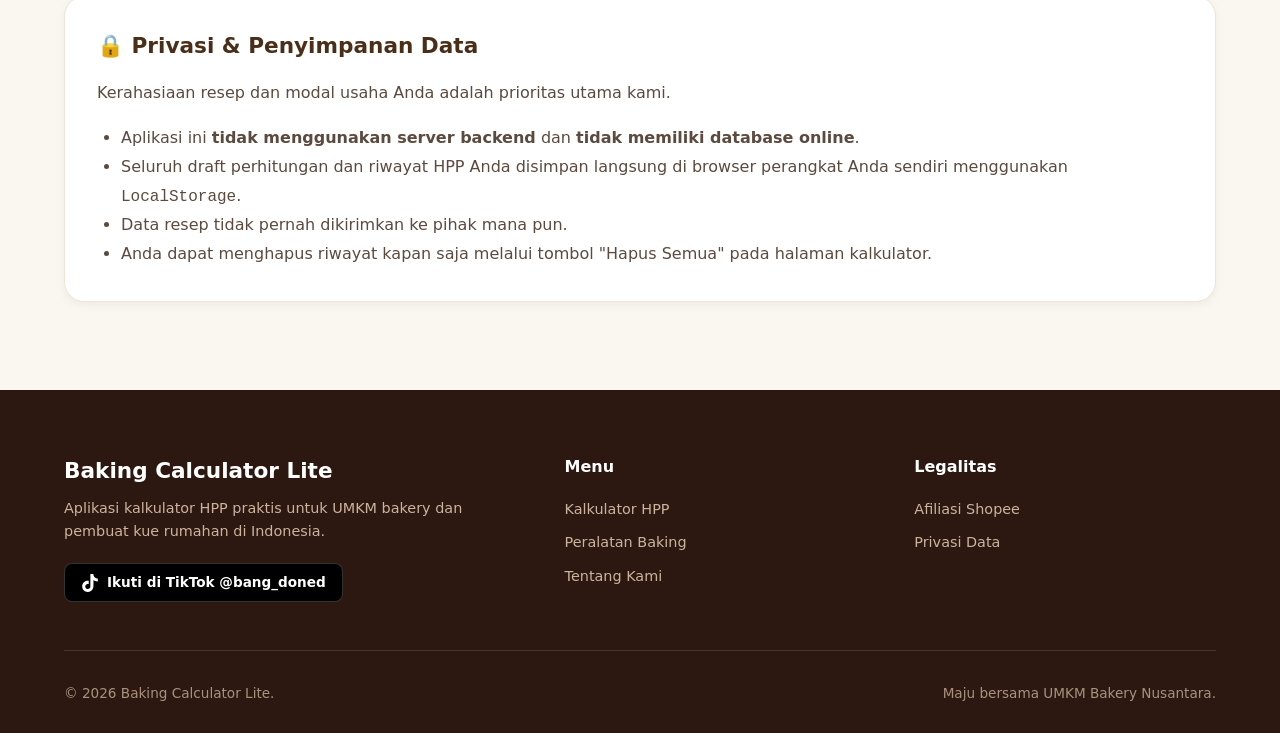
<file: about.html>
<!DOCTYPE html>
<html lang="id">
<head>
  <meta charset="UTF-8">
  <meta name="viewport" content="width=device-width, initial-scale=1.0, maximum-scale=5.0">
  <title>Tentang & Panduan HPP - Baking Calculator Lite</title>
  
  <meta name="description" content="Pelajari cara menghitung Harga Pokok Produksi (HPP) kue, perbedaan margin vs markup, dan komitmen privasi Baking Calculator Lite.">
  <meta name="theme-color" content="#FAF6F0">
  <link rel="canonical" href="./about.html">

  <link rel="manifest" href="manifest.webmanifest">
  <link rel="icon" type="image/svg+xml" href="assets/icons/favicon.svg">
  <link rel="apple-touch-icon" href="assets/icons/apple-touch-icon.png">

  <link rel="stylesheet" href="style.css">
  <link rel="stylesheet" href="responsive.css">
</head>
<body>

  <!-- Header -->
  <header class="site-header">
    <div class="container nav-container">
      <a href="index.html" class="brand-link">
        <img src="assets/logo/logo.svg" alt="Baking Calculator Lite" class="brand-logo-img" width="44" height="44" onerror="this.onerror=null; this.src='data:image/svg+xml;utf8,<svg xmlns=\'http://www.w3.org/2000/svg\' viewBox=\'0 0 100 100\'><circle cx=\'50\' cy=\'50\' r=\'46\' fill=\'%23FAF6F0\' stroke=\'%23DDA15E\' stroke-width=\'4\'/><text x=\'50\' y=\'62\' font-size=\'42\' text-anchor=\'middle\'>🍰</text></svg>';">
        <div class="brand-text-group">
          <div class="brand-name">
            Baking Calculator <span class="brand-badge">LITE</span>
          </div>
          <span class="brand-sub">Hitung Modal & HPP Kue</span>
        </div>
      </a>

      <nav class="nav-menu" id="nav-menu">
        <a href="index.html" class="nav-link">Kalkulator HPP</a>
        <a href="products.html" class="nav-link">Peralatan Baking</a>
        <a href="about.html" class="nav-link active">Tentang Aplikasi</a>
      </nav>

      <div class="nav-extra">
        <span class="status-pill online" id="network-status">Online</span>
        <button type="button" class="mobile-nav-toggle" id="mobile-toggle" aria-label="Buka Menu Navigasi">
          <svg viewBox="0 0 24 24" width="24" height="24" fill="currentColor">
            <path d="M3 18h18v-2H3v2zm0-5h18v-2H3v2zm0-7v2h18V6H3z"/>
          </svg>
        </button>
      </div>
    </div>
  </header>

  <main class="section">
    <div class="container">
      
      <!-- ABOUT APP -->
      <div class="section-title-wrap">
        <span class="section-pill">Tentang Proyek</span>
        <h1 class="section-title">Baking Calculator Lite</h1>
        <p class="section-subtitle">
          "Hitung Modal. Tentukan Harga. Maksimalkan Profit."
        </p>
      </div>

      <div class="card" style="margin-bottom: 2.5rem;">
        <h3 style="font-size: 1.35rem; font-weight: 800; color: var(--color-coffee); margin-bottom: 1rem;">
          Misi Membantu UMKM Bakery & Dapur Rumahan
        </h3>
        <p style="color: var(--text-secondary); line-height: 1.8; margin-bottom: 1rem;">
          Banyak pemilik usaha kue rumahan, penjual donat, brownies, bolu, cookies, dan aneka dessert sering merasa dagangannya ramai tetapi di akhir bulan tidak ada sisa keuntungan. Salah satu penyebab utamanya adalah kesalahan dalam menghitung HPP (Harga Pokok Produksi) dan salah membedakan antara <strong>markup</strong> dan <strong>margin keuntungan</strong>.
        </p>
        <p style="color: var(--text-secondary); line-height: 1.8;">
          <strong>Baking Calculator Lite</strong> hadir sebagai aplikasi web yang ringan, cepat, tanpa login, dan dapat berjalan secara offline untuk membantu Anda menghitung biaya modal bahan hingga per gram, memperhitungkan biaya operasional, dan menentukan harga jual yang aman dan menguntungkan.
        </p>
      </div>

      <!-- PANDUAN MATEMATIKA HPP & MARGIN -->
      <div class="card" style="margin-bottom: 2.5rem;">
        <h3 style="font-size: 1.35rem; font-weight: 800; color: var(--color-coffee); margin-bottom: 1rem;">
          📐 Rumus Perhitungan Yang Digunakan
        </h3>

        <div style="display: flex; flex-direction: column; gap: 1.5rem;">
          <div class="card-subtle">
            <h4 style="font-weight: 800; color: var(--color-caramel); margin-bottom: 0.5rem;">1. Biaya Bahan Yang Digunakan</h4>
            <p style="color: var(--text-secondary); font-size: 0.95rem; margin-bottom: 0.5rem;">
              <code>Biaya Bahan = Harga Beli × (Jumlah Pemakaian / Jumlah Pembelian)</code>
            </p>
            <p style="font-size: 0.85rem; color: var(--text-muted);">
              Sistem secara otomatis mengonversi satuan yang sejenis (seperti kilogram ke gram, atau liter ke mililiter).
            </p>
          </div>

          <div class="card-subtle">
            <h4 style="font-weight: 800; color: var(--color-caramel); margin-bottom: 0.5rem;">2. HPP per Porsi / Potong (Yield Unit)</h4>
            <p style="color: var(--text-secondary); font-size: 0.95rem; margin-bottom: 0.5rem;">
              <code>HPP per Unit = (Total Biaya Bahan + Total Biaya Operasional) / Jumlah Hasil Produksi</code>
            </p>
          </div>

          <div class="card-subtle">
            <h4 style="font-weight: 800; color: var(--color-caramel); margin-bottom: 0.5rem;">3. Rekomendasi Harga Jual Berdasarkan Margin (Bukan Markup!)</h4>
            <p style="color: var(--text-secondary); font-size: 0.95rem; margin-bottom: 0.5rem;">
              <code>Harga Jual = HPP per Unit / (1 - Target Margin)</code>
            </p>
            <p style="font-size: 0.85rem; color: var(--text-muted); line-height: 1.6;">
              Contoh: Jika HPP per potong kue adalah Rp6.000 dan Anda menginginkan margin 40% (0.4), maka pembaginya adalah (1 - 0.4) = 0.6. Harga jual adalah Rp6.000 / 0.6 = <strong>Rp10.000</strong>. Saat Anda memberi diskon promo 20%, Anda tetap mengantongi untung, bukan merugi.
            </p>
          </div>
        </div>
      </div>

      <!-- TRANSPARANSI AFILIASI SHOPEE -->
      <div class="card" id="affiliate" style="margin-bottom: 2.5rem;">
        <h3 style="font-size: 1.35rem; font-weight: 800; color: var(--color-coffee); margin-bottom: 1rem;">
          🛍️ Kebijakan Afiliasi Shopee
        </h3>
        <p style="color: var(--text-secondary); line-height: 1.8; margin-bottom: 1rem;">
          Untuk mendukung biaya pemeliharaan dan pengembangan aplikasi ini agar tetap 100% gratis dan bebas iklan pop-up yang mengganggu, kami menyajikan rekomendasi peralatan baking melalui program Afiliasi Shopee resmi.
        </p>
        <p style="color: var(--text-secondary); line-height: 1.8;">
          Jika Anda mengeklik tautan rekomendasi dan melakukan pembelian di Shopee, kami mungkin menerima komisi kecil dari Shopee. <strong>Hal ini tidak menambah harga belanja Anda sama sekali</strong>. Seluruh harga di Shopee tetap sesuai dengan harga promo dan ketentuan toko yang bersangkutan.
        </p>
      </div>

      <!-- PRIVASI PENGGUNA -->
      <div class="card" id="privacy">
        <h3 style="font-size: 1.35rem; font-weight: 800; color: var(--color-coffee); margin-bottom: 1rem;">
          🔒 Privasi & Penyimpanan Data
        </h3>
        <p style="color: var(--text-secondary); line-height: 1.8; margin-bottom: 1rem;">
          Kerahasiaan resep dan modal usaha Anda adalah prioritas utama kami.
        </p>
        <ul style="margin-left: 1.5rem; color: var(--text-secondary); line-height: 1.8;">
          <li>Aplikasi ini <strong>tidak menggunakan server backend</strong> dan <strong>tidak memiliki database online</strong>.</li>
          <li>Seluruh draft perhitungan dan riwayat HPP Anda disimpan langsung di browser perangkat Anda sendiri menggunakan <code>LocalStorage</code>.</li>
          <li>Data resep tidak pernah dikirimkan ke pihak mana pun.</li>
          <li>Anda dapat menghapus riwayat kapan saja melalui tombol "Hapus Semua" pada halaman kalkulator.</li>
        </ul>
      </div>

    </div>
  </main>

  <!-- Sticky Bottom Bar for Mobile -->
  <div class="mobile-bottom-bar" id="mobile-bottom-bar">
    <a href="index.html#section-calculator" class="mobile-bottom-item">
      <svg viewBox="0 0 24 24" width="20" height="20" fill="currentColor"><path d="M19 3H5c-1.1 0-2 .9-2 2v14c0 1.1.9 2 2 2h14c1.1 0 2-.9 2-2V5c0-1.1-.9-2-2-2zm-5 14H7v-2h7v2zm3-4H7v-2h10v2zm0-4H7V7h10v2z"/></svg>
      <span>Kalkulator</span>
    </a>
    <a href="products.html" class="mobile-bottom-item">
      <svg viewBox="0 0 24 24" width="20" height="20" fill="currentColor"><path d="M12 2l3.09 6.26L22 9.27l-5 4.87 1.18 6.88L12 17.77l-6.18 3.25L7 14.14 2 9.27l6.91-1.01L12 2z"/></svg>
      <span>Peralatan</span>
    </a>
    <a href="about.html" class="mobile-bottom-item active">
      <svg viewBox="0 0 24 24" width="20" height="20" fill="currentColor"><path d="M12 2C6.48 2 2 6.48 2 12s4.48 10 10 10 10-4.48 10-10S17.52 2 12 2zm1 15h-2v-6h2v6zm0-8h-2V7h2v2z"/></svg>
      <span>Tentang</span>
    </a>
  </div>

  <!-- Footer -->
  <footer class="site-footer">
    <div class="container">
      <div class="footer-grid">
        <div class="footer-brand">
          <h4>Baking Calculator Lite</h4>
          <p class="footer-desc">
            Aplikasi kalkulator HPP praktis untuk UMKM bakery dan pembuat kue rumahan di Indonesia.
          </p>
          <div>
            <a href="https://www.tiktok.com/@bang_doned" target="_blank" rel="noopener noreferrer" class="btn-tiktok">
              <svg viewBox="0 0 24 24" width="18" height="18" fill="currentColor">
                <path d="M12.525.02c1.31-.02 2.61-.01 3.91-.02.08 1.53.63 3.09 1.75 4.17 1.12 1.11 2.7 1.62 4.24 1.79v4.03c-1.44-.05-2.89-.35-4.2-.97-.57-.26-1.1-.59-1.62-.97-.01 2.92.01 5.84-.02 8.75-.08 1.4-.54 2.79-1.35 3.94-1.31 1.92-3.58 3.17-5.91 3.21-1.43.08-2.86-.31-4.08-1.03-2.02-1.19-3.44-3.37-3.65-5.71-.02-.5-.03-1-.01-1.49.18-1.9 1.12-3.72 2.58-4.96 1.66-1.44 3.98-2.13 6.15-1.72.02 1.48-.04 2.96-.04 4.44-.99-.32-2.15-.23-3.02.37-.63.41-1.11 1.04-1.36 1.75-.21.51-.24 1.07-.14 1.61.24 1.64 1.82 3.02 3.5 2.87 1.12-.01 2.19-.66 2.77-1.61.19-.33.4-.67.41-1.06.1-1.79.06-3.57.07-5.36.01-4.03-.01-8.05.02-12.07z"/>
              </svg>
              <span>Ikuti di TikTok @bang_doned</span>
            </a>
          </div>
        </div>

        <div>
          <h5 class="footer-links-title">Menu</h5>
          <ul class="footer-links">
            <li><a href="index.html">Kalkulator HPP</a></li>
            <li><a href="products.html">Peralatan Baking</a></li>
            <li><a href="about.html">Tentang Kami</a></li>
          </ul>
        </div>

        <div>
          <h5 class="footer-links-title">Legalitas</h5>
          <ul class="footer-links">
            <li><a href="#affiliate">Afiliasi Shopee</a></li>
            <li><a href="#privacy">Privasi Data</a></li>
          </ul>
        </div>
      </div>

      <div class="footer-bottom">
        <div>&copy; 2026 Baking Calculator Lite.</div>
        <div>Maju bersama UMKM Bakery Nusantara.</div>
      </div>
    </div>
  </footer>

  <!-- Analytics Scripts -->
  <script src="analytics-config.js"></script>
  <script src="js/analytics.js"></script>

  <script>
    const mobBtn = document.getElementById('mobile-toggle');
    const mobMenu = document.getElementById('nav-menu');
    if (mobBtn && mobMenu) {
      mobBtn.addEventListener('click', () => {
        mobMenu.classList.toggle('open');
      });
    }
  </script>
</body>
</html>
</file>
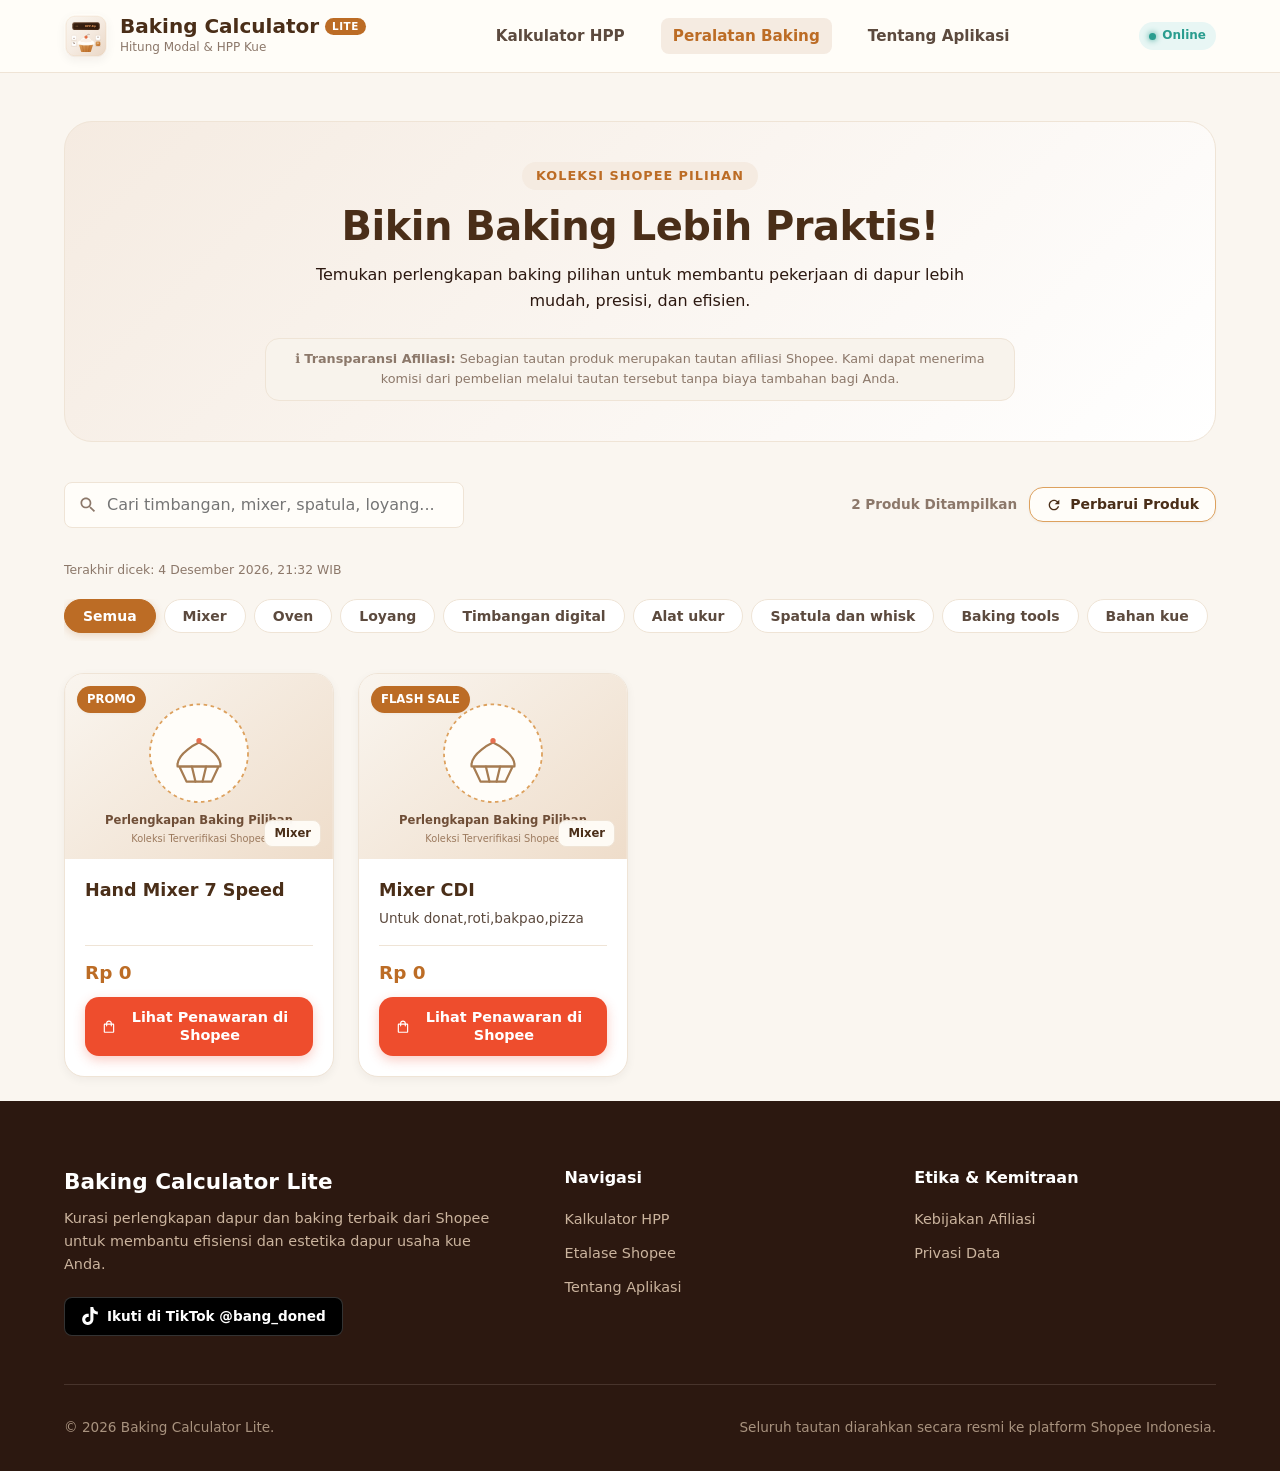
<file: products.html>
<!DOCTYPE html>
<html lang="id">
<head>
  <meta charset="UTF-8">
  <meta name="viewport" content="width=device-width, initial-scale=1.0, maximum-scale=5.0">
  <title>Peralatan Baking Pilihan - Baking Calculator Lite</title>
  
  <meta name="description" content="Koleksi rekomendasi peralatan baking pilihan Shopee untuk usaha kue dan bakery. Timbangan digital, mixer, oven, loyang, dan baking tools berkualitas.">
  <meta name="keywords" content="rekomendasi alat baking shopee, timbangan kue digital, mixer roti terbaik, loyang brownies sekat, spatula silikon tahan panas">
  <meta name="theme-color" content="#FAF6F0">
  <link rel="canonical" href="./products.html">

  <!-- Open Graph / Facebook -->
  <meta property="og:type" content="website">
  <meta property="og:title" content="Peralatan Baking Pilihan - Bikin Baking Lebih Praktis!">
  <meta property="og:description" content="Temukan perlengkapan baking pilihan untuk membantu pekerjaan di dapur lebih mudah, presisi, dan efisien.">
  <meta property="og:image" content="assets/icons/icon-512.png">
  <meta property="og:url" content="./products.html">

  <!-- PWA Manifest & Favicon -->
  <link rel="manifest" href="manifest.webmanifest">
  <link rel="icon" type="image/svg+xml" href="assets/icons/favicon.svg">
  <link rel="apple-touch-icon" href="assets/icons/apple-touch-icon.png">

  <!-- Stylesheets -->
  <link rel="stylesheet" href="style.css">
  <link rel="stylesheet" href="responsive.css">
</head>
<body>

  <!-- Top Navigation Header -->
  <header class="site-header">
    <div class="container nav-container">
      <a href="index.html" class="brand-link" aria-label="Baking Calculator Lite Beranda">
        <img src="assets/logo/logo.svg" alt="Baking Calculator Lite" class="brand-logo-img" width="44" height="44" onerror="this.onerror=null; this.src='data:image/svg+xml;utf8,<svg xmlns=\'http://www.w3.org/2000/svg\' viewBox=\'0 0 100 100\'><circle cx=\'50\' cy=\'50\' r=\'46\' fill=\'%23FAF6F0\' stroke=\'%23DDA15E\' stroke-width=\'4\'/><text x=\'50\' y=\'62\' font-size=\'42\' text-anchor=\'middle\'>🍰</text></svg>';">
        <div class="brand-text-group">
          <div class="brand-name">
            Baking Calculator <span class="brand-badge">LITE</span>
          </div>
          <span class="brand-sub">Hitung Modal & HPP Kue</span>
        </div>
      </a>

      <!-- Desktop Navigation Menu -->
      <nav class="nav-menu" id="nav-menu" aria-label="Menu Utama">
        <a href="index.html" class="nav-link">Kalkulator HPP</a>
        <a href="products.html" class="nav-link active">Peralatan Baking</a>
        <a href="about.html" class="nav-link">Tentang Aplikasi</a>
      </nav>

      <!-- Nav Extra -->
      <div class="nav-extra">
        <span class="status-pill online" id="network-status">Online</span>
        <button type="button" class="mobile-nav-toggle" id="mobile-toggle" aria-label="Buka Menu Navigasi">
          <svg viewBox="0 0 24 24" width="24" height="24" fill="currentColor">
            <path d="M3 18h18v-2H3v2zm0-5h18v-2H3v2zm0-7v2h18V6H3z"/>
          </svg>
        </button>
      </div>
    </div>
  </header>

  <main>
    <!-- AFFILIATE HERO BANNER -->
    <section class="section" style="padding-top: 3rem; padding-bottom: 1.5rem;">
      <div class="container">
        <div class="affiliate-header-banner">
          <span class="section-pill">Koleksi Shopee Pilihan</span>
          <h1 class="hero-title" style="font-size: 2.5rem; margin-bottom: 0.75rem;">
            Bikin Baking Lebih Praktis!
          </h1>
          <p class="hero-desc" style="max-width: 650px; margin: 0 auto 1.5rem;">
            Temukan perlengkapan baking pilihan untuk membantu pekerjaan di dapur lebih mudah, presisi, dan efisien.
          </p>

          <!-- Affiliate Disclosure Banner -->
          <div class="affiliate-disclosure-banner" style="max-width: 750px; margin: 0 auto;">
            <p>
              ℹ️ <strong>Transparansi Afiliasi:</strong> Sebagian tautan produk merupakan tautan afiliasi Shopee. Kami dapat menerima komisi dari pembelian melalui tautan tersebut tanpa biaya tambahan bagi Anda.
            </p>
          </div>
        </div>

        <!-- SEARCH & REFRESH CONTROLS -->
        <div class="affiliate-controls">
          <div class="search-box-wrapper">
            <svg class="search-icon" viewBox="0 0 24 24" width="20" height="20" fill="currentColor">
              <path d="M15.5 14h-.79l-.28-.27C15.41 12.59 16 11.11 16 9.5 16 5.91 13.09 3 9.5 3S3 5.91 3 9.5 5.91 16 9.5 16c1.61 0 3.09-.59 4.23-1.57l.27.28v.79l5 4.99L20.49 19l-4.99-5zm-6 0C7.01 14 5 11.99 5 9.5S7.01 5 9.5 5 14 7.01 14 9.5 11.99 14 9.5 14z"/>
            </svg>
            <input type="text" id="search-products" class="input-text search-input" placeholder="Cari timbangan, mixer, spatula, loyang...">
          </div>

          <div style="display: flex; align-items: center; gap: 12px; flex-wrap: wrap;">
            <span id="product-count-text" style="font-size: 0.85rem; font-weight: 700; color: var(--text-muted);">
              Memuat katalog...
            </span>

            <button type="button" class="btn btn-secondary btn-sm" id="btn-refresh-products" title="Cek pembaruan katalog terbaru dari server">
              <svg viewBox="0 0 24 24" width="16" height="16" fill="currentColor">
                <path d="M17.65 6.35C16.2 4.9 14.21 4 12 4c-4.42 0-7.99 3.58-7.99 8s3.57 8 7.99 8c3.73 0 6.84-2.55 7.73-6h-2.08c-.82 2.33-3.04 4-5.65 4-3.31 0-6-2.69-6-6s2.69-6 6-6c1.66 0 3.14.69 4.22 1.78L13 11h7V4l-2.35 2.35z"/>
              </svg>
              <span>Perbarui Produk</span>
            </button>
          </div>
        </div>

        <div style="font-size: 0.775rem; color: var(--text-muted); margin-bottom: 1.25rem;" id="last-updated-text">
          Memeriksa memori perangkat...
        </div>

        <!-- CATEGORY CHIPS SCROLLER -->
        <div class="category-chips-wrapper" id="category-chips-list" aria-label="Filter Kategori Produk">
          <!-- Dynamic category chips -->
        </div>

        <!-- PRODUCTS GRID -->
        <div class="products-grid" id="affiliate-products-grid">
          <!-- Dynamic Product Cards Loaded by products-page.js -->
        </div>

      </div>
    </section>
  </main>

  <!-- Sticky Bottom Bar for Mobile -->
  <div class="mobile-bottom-bar" id="mobile-bottom-bar">
    <a href="index.html#section-calculator" class="mobile-bottom-item">
      <svg viewBox="0 0 24 24" width="20" height="20" fill="currentColor"><path d="M19 3H5c-1.1 0-2 .9-2 2v14c0 1.1.9 2 2 2h14c1.1 0 2-.9 2-2V5c0-1.1-.9-2-2-2zm-5 14H7v-2h7v2zm3-4H7v-2h10v2zm0-4H7V7h10v2z"/></svg>
      <span>Kalkulator</span>
    </a>
    <a href="products.html" class="mobile-bottom-item active">
      <svg viewBox="0 0 24 24" width="20" height="20" fill="currentColor"><path d="M12 2l3.09 6.26L22 9.27l-5 4.87 1.18 6.88L12 17.77l-6.18 3.25L7 14.14 2 9.27l6.91-1.01L12 2z"/></svg>
      <span>Peralatan</span>
    </a>
    <a href="about.html" class="mobile-bottom-item">
      <svg viewBox="0 0 24 24" width="20" height="20" fill="currentColor"><path d="M12 2C6.48 2 2 6.48 2 12s4.48 10 10 10 10-4.48 10-10S17.52 2 12 2zm1 15h-2v-6h2v6zm0-8h-2V7h2v2z"/></svg>
      <span>Tentang</span>
    </a>
  </div>

  <!-- Site Footer -->
  <footer class="site-footer">
    <div class="container">
      <div class="footer-grid">
        <div class="footer-brand">
          <h4>Baking Calculator Lite</h4>
          <p class="footer-desc">
            Kurasi perlengkapan dapur dan baking terbaik dari Shopee untuk membantu efisiensi dan estetika dapur usaha kue Anda.
          </p>
          <div>
            <a href="https://www.tiktok.com/@bang_doned" target="_blank" rel="noopener noreferrer" class="btn-tiktok">
              <svg viewBox="0 0 24 24" width="18" height="18" fill="currentColor">
                <path d="M12.525.02c1.31-.02 2.61-.01 3.91-.02.08 1.53.63 3.09 1.75 4.17 1.12 1.11 2.7 1.62 4.24 1.79v4.03c-1.44-.05-2.89-.35-4.2-.97-.57-.26-1.1-.59-1.62-.97-.01 2.92.01 5.84-.02 8.75-.08 1.4-.54 2.79-1.35 3.94-1.31 1.92-3.58 3.17-5.91 3.21-1.43.08-2.86-.31-4.08-1.03-2.02-1.19-3.44-3.37-3.65-5.71-.02-.5-.03-1-.01-1.49.18-1.9 1.12-3.72 2.58-4.96 1.66-1.44 3.98-2.13 6.15-1.72.02 1.48-.04 2.96-.04 4.44-.99-.32-2.15-.23-3.02.37-.63.41-1.11 1.04-1.36 1.75-.21.51-.24 1.07-.14 1.61.24 1.64 1.82 3.02 3.5 2.87 1.12-.01 2.19-.66 2.77-1.61.19-.33.4-.67.41-1.06.1-1.79.06-3.57.07-5.36.01-4.03-.01-8.05.02-12.07z"/>
              </svg>
              <span>Ikuti di TikTok @bang_doned</span>
            </a>
          </div>
        </div>

        <div>
          <h5 class="footer-links-title">Navigasi</h5>
          <ul class="footer-links">
            <li><a href="index.html#section-calculator">Kalkulator HPP</a></li>
            <li><a href="products.html">Etalase Shopee</a></li>
            <li><a href="about.html">Tentang Aplikasi</a></li>
          </ul>
        </div>

        <div>
          <h5 class="footer-links-title">Etika & Kemitraan</h5>
          <ul class="footer-links">
            <li><a href="about.html#affiliate">Kebijakan Afiliasi</a></li>
            <li><a href="about.html#privacy">Privasi Data</a></li>
          </ul>
        </div>
      </div>

      <div class="footer-bottom">
        <div>
          &copy; 2026 Baking Calculator Lite.
        </div>
        <div>
          Seluruh tautan diarahkan secara resmi ke platform Shopee Indonesia.
        </div>
      </div>
    </div>
  </footer>

  <!-- Scripts -->
  <script src="affiliate-config.js"></script>
  <script src="analytics-config.js"></script>
  <script src="js/utils.js"></script>
  <script src="js/validation.js"></script>
  <script src="js/storage.js"></script>
  <script src="js/analytics.js"></script>
  <script src="js/affiliate.js"></script>
  <script src="js/products-page.js"></script>

  <script>
    if ('serviceWorker' in navigator) {
      window.addEventListener('load', () => {
        navigator.serviceWorker.register('service-worker.js')
          .then(reg => console.log('ServiceWorker registered:', reg.scope))
          .catch(err => console.warn('ServiceWorker registration failed:', err));
      });
    }

    const mobBtn = document.getElementById('mobile-toggle');
    const mobMenu = document.getElementById('nav-menu');
    if (mobBtn && mobMenu) {
      mobBtn.addEventListener('click', () => {
        mobMenu.classList.toggle('open');
      });
    }
  </script>
</body>
</html>
</file>
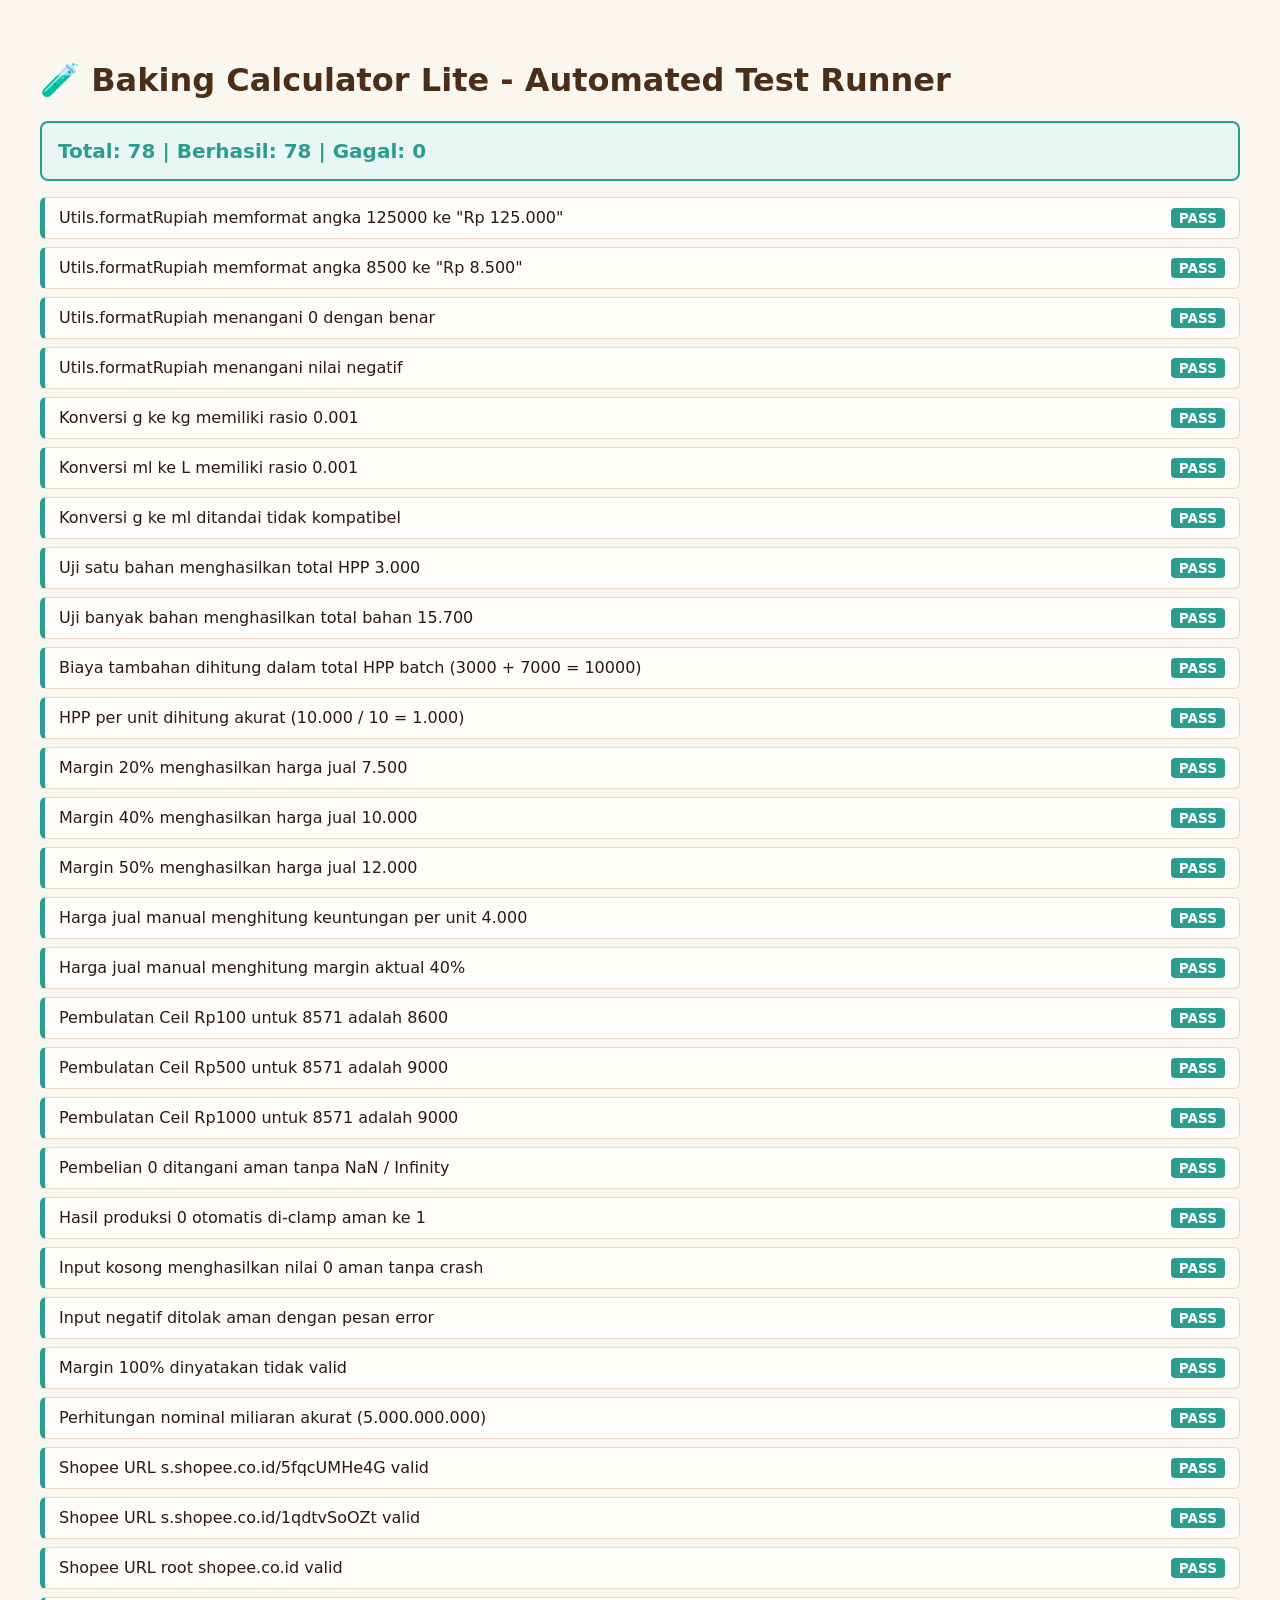
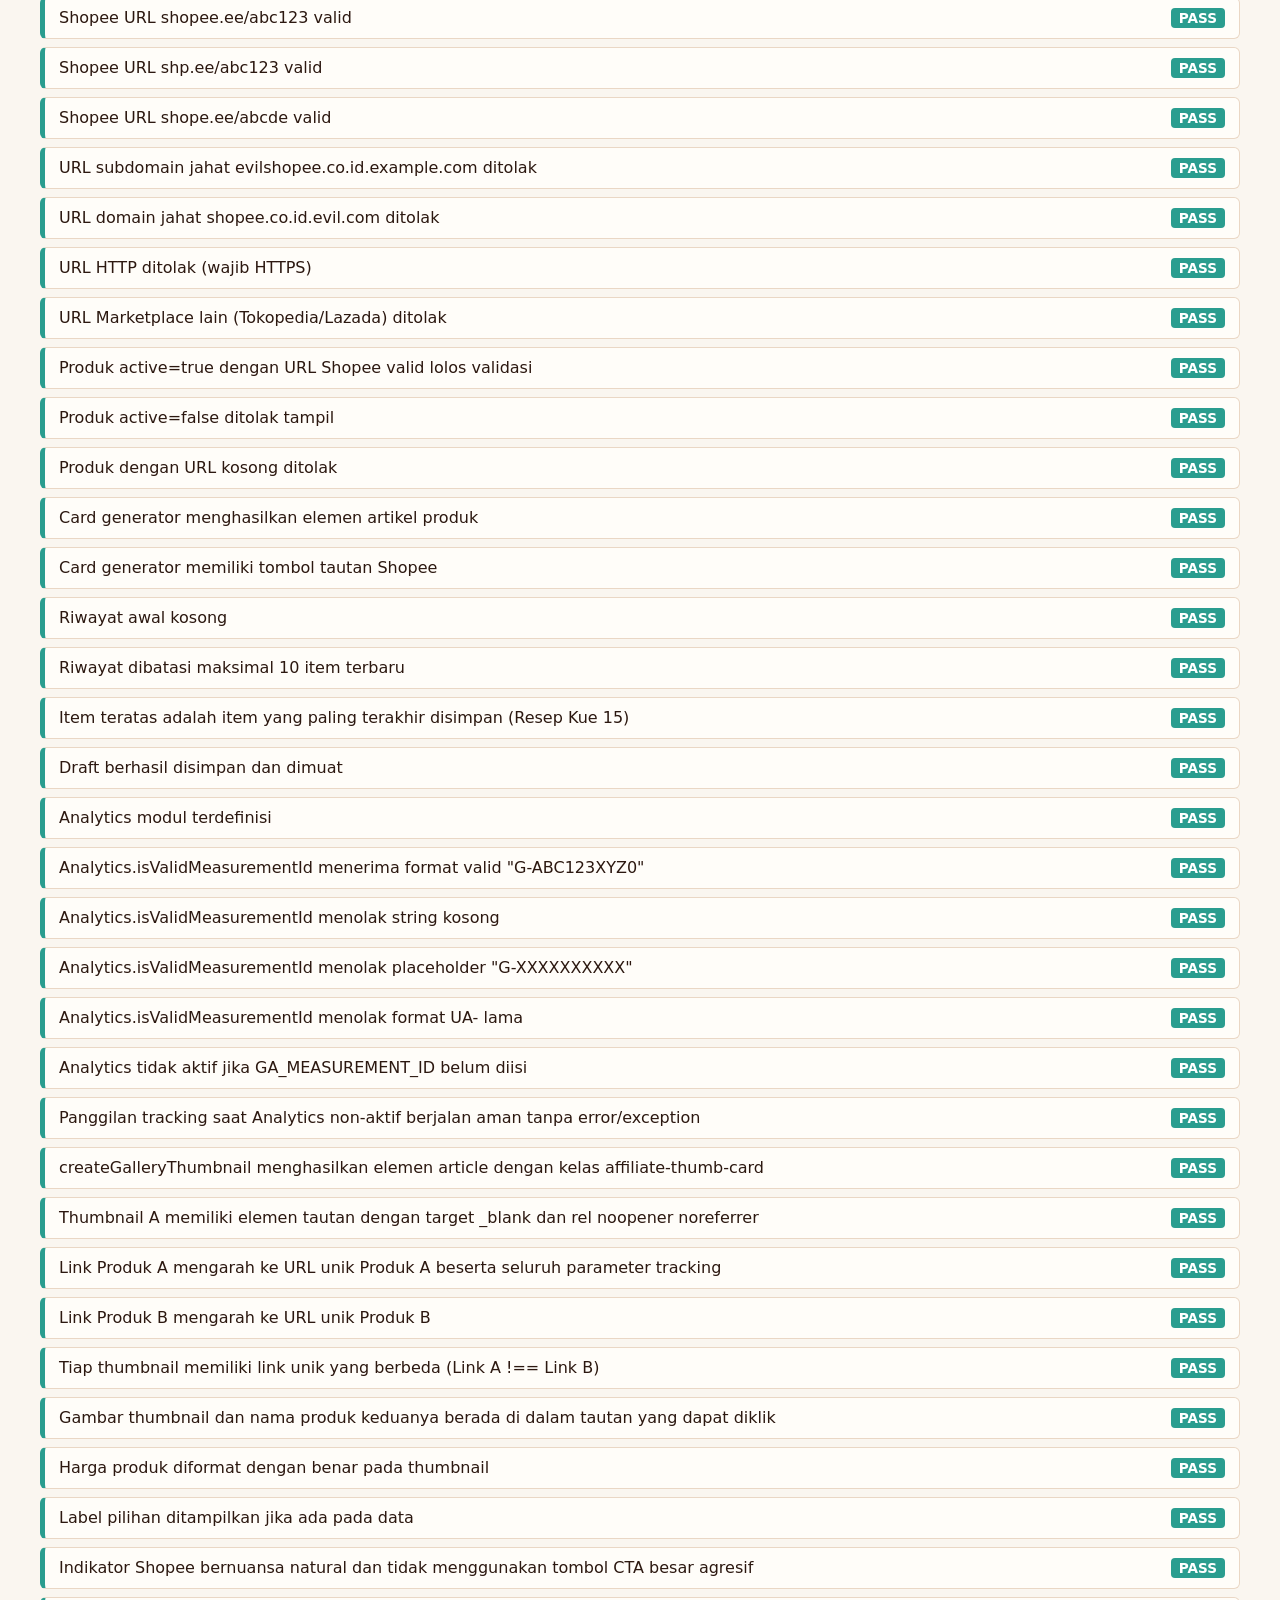
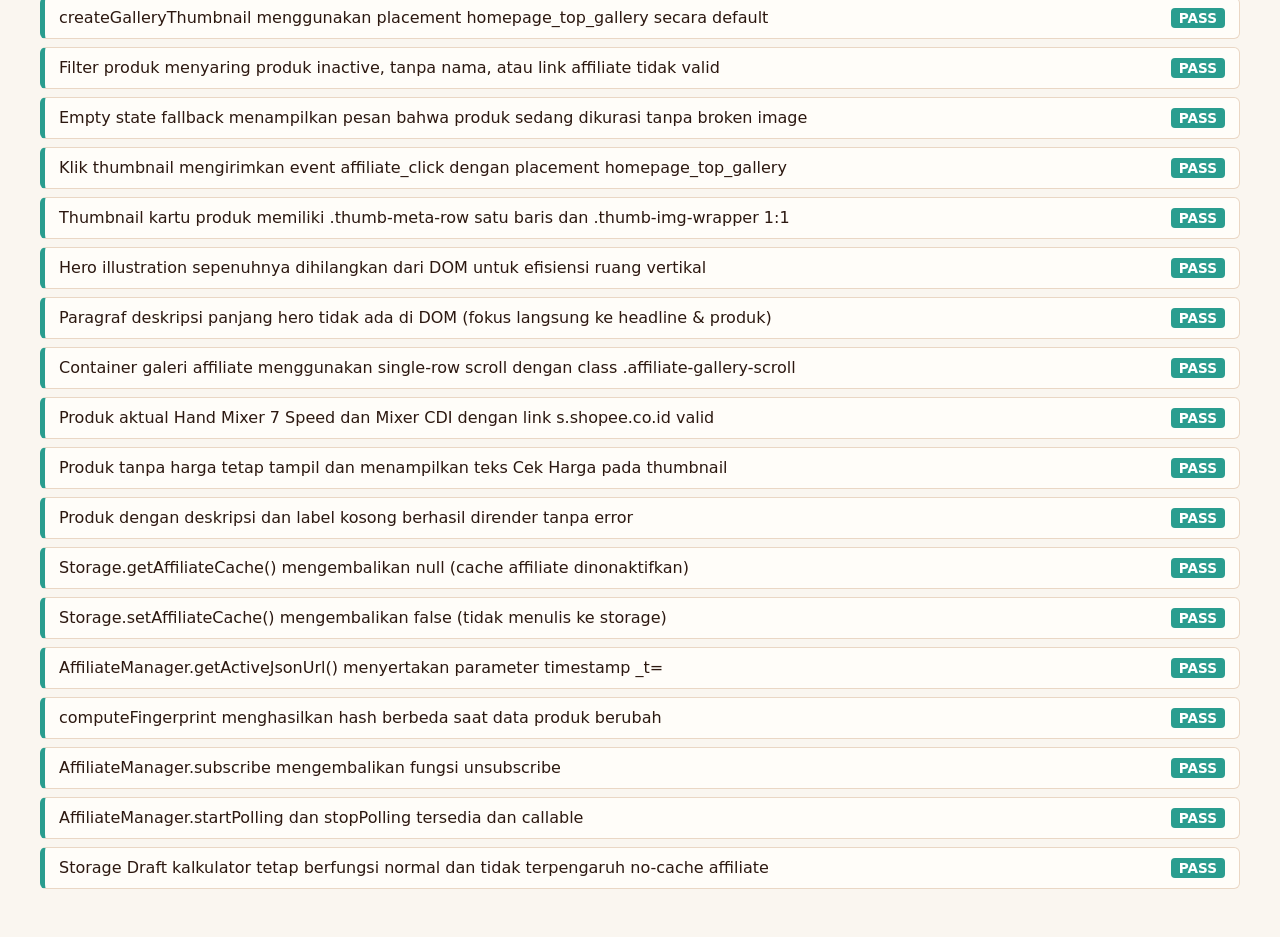
<file: tests.html>
<!DOCTYPE html>
<html lang="id">
<head>
  <meta charset="UTF-8">
  <title>Baking Calculator Lite - Test Suite</title>
  <style>
    body { font-family: system-ui, sans-serif; background: #FAF6F0; padding: 2rem; color: #2C1810; }
    h1 { color: #4A2E18; }
    .test-summary { font-size: 1.25rem; font-weight: bold; margin: 1rem 0; padding: 1rem; border-radius: 8px; }
    .all-passed { background: #E8F6F4; color: #2A9D8F; border: 2px solid #2A9D8F; }
    .has-failed { background: #FEECEF; color: #D90429; border: 2px solid #D90429; }
    .test-case { margin: 8px 0; padding: 10px 14px; border-radius: 6px; background: #FFFDF9; border: 1px solid #EAD7C5; display: flex; justify-content: space-between; }
    .pass { border-left: 5px solid #2A9D8F; }
    .fail { border-left: 5px solid #D90429; background: #FFF5F5; }
    .badge { font-weight: 800; padding: 2px 8px; border-radius: 4px; font-size: 0.85rem; }
    .badge-pass { background: #2A9D8F; color: white; }
    .badge-fail { background: #D90429; color: white; }
  </style>
</head>
<body>
  <h1>🧪 Baking Calculator Lite - Automated Test Runner</h1>
  <div id="test-summary" class="test-summary">Menjalankan pengujian...</div>
  <div id="test-results"></div>

  <!-- Load Modules -->
  <script src="affiliate-config.js"></script>
  <script src="analytics-config.js"></script>
  <script src="js/utils.js"></script>
  <script src="js/validation.js"></script>
  <script src="js/storage.js"></script>
  <script src="js/analytics.js"></script>
  <script src="js/calculator.js"></script>
  <script src="js/affiliate.js"></script>

  <script>
    const results = [];
    let passed = 0;
    let failed = 0;

    function assert(desc, condition, details = '') {
      if (condition) {
        passed++;
        results.push({ desc, status: 'PASS', details });
      } else {
        failed++;
        results.push({ desc, status: 'FAIL', details });
      }
    }

    function runTests() {
      // ==========================================
      // GROUP 1: UTILS & FORMATTING
      // ==========================================
      assert('Utils.formatRupiah memformat angka 125000 ke "Rp 125.000"', 
        Utils.formatRupiah(125000) === 'Rp 125.000');
      assert('Utils.formatRupiah memformat angka 8500 ke "Rp 8.500"', 
        Utils.formatRupiah(8500) === 'Rp 8.500');
      assert('Utils.formatRupiah menangani 0 dengan benar', 
        Utils.formatRupiah(0) === 'Rp 0');
      assert('Utils.formatRupiah menangani nilai negatif', 
        Utils.formatRupiah(-5000) === '-Rp 5.000');

      // Satuan & Konversi
      const convKgG = Utils.getConversionRatio('g', 'kg');
      assert('Konversi g ke kg memiliki rasio 0.001', convKgG.compatible && Math.abs(convKgG.ratio - 0.001) < 0.000001);

      const convLml = Utils.getConversionRatio('ml', 'l');
      assert('Konversi ml ke L memiliki rasio 0.001', convLml.compatible && Math.abs(convLml.ratio - 0.001) < 0.000001);

      const convIncompatible = Utils.getConversionRatio('g', 'ml');
      assert('Konversi g ke ml ditandai tidak kompatibel', !convIncompatible.compatible);

      // ==========================================
      // GROUP 2: KALKULATOR HPP
      // ==========================================
      // Uji 1: Satu Bahan
      const resSingle = Calculator.calculateTotal({
        productName: 'Roti Tawar',
        yieldQty: 1,
        yieldUnit: 'Pcs',
        ingredients: [
          { name: 'Tepung Terigu', usageQty: 250, usageUnit: 'g', purchaseQty: 1, purchaseUnit: 'kg', purchasePrice: 12000 }
        ],
        additionalCosts: [],
        targetMargin: 0,
        roundMode: 'none'
      });
      // 250g dari 1000g @ 12.000 = 3.000
      assert('Uji satu bahan menghasilkan total HPP 3.000', resSingle.totalHppBatch === 3000);

      // Uji 2: Banyak Bahan
      const resMulti = Calculator.calculateTotal({
        productName: 'Kue Bolu',
        yieldQty: 10,
        yieldUnit: 'Slice',
        ingredients: [
          { name: 'Tepung', usageQty: 200, usageUnit: 'g', purchaseQty: 1, purchaseUnit: 'kg', purchasePrice: 15000 }, // 3.000
          { name: 'Gula', usageQty: 150, usageUnit: 'g', purchaseQty: 1, purchaseUnit: 'kg', purchasePrice: 18000 },   // 2.700
          { name: 'Mentega', usageQty: 100, usageUnit: 'g', purchaseQty: 200, purchaseUnit: 'g', purchasePrice: 20000 } // 10.000
        ],
        additionalCosts: [],
        targetMargin: 0,
        roundMode: 'none'
      });
      // 3000 + 2700 + 10000 = 15.700
      assert('Uji banyak bahan menghasilkan total bahan 15.700', resMulti.totalIngredientsCost === 15700);

      // Uji 3: Biaya Tambahan
      const resWithCost = Calculator.calculateTotal({
        productName: 'Kue Bolu',
        yieldQty: 10,
        yieldUnit: 'Slice',
        ingredients: [
          { name: 'Tepung', usageQty: 200, usageUnit: 'g', purchaseQty: 1, purchaseUnit: 'kg', purchasePrice: 15000 } // 3.000
        ],
        additionalCosts: [
          { name: 'Kemasan Box', amount: 2000 },
          { name: 'Gas Oven', amount: 5000 }
        ],
        targetMargin: 0,
        roundMode: 'none'
      });
      assert('Biaya tambahan dihitung dalam total HPP batch (3000 + 7000 = 10000)', resWithCost.totalHppBatch === 10000);

      // Uji 4: Hasil Produksi Berbeda (HPP per unit)
      assert('HPP per unit dihitung akurat (10.000 / 10 = 1.000)', resWithCost.hppPerUnit === 1000);

      // Uji 5: Target Margin (20%, 30%, 40%, 50%)
      // Rumus: Harga = HPP / (1 - Margin)
      // HPP = 6000:
      // Margin 20%: 6000 / 0.8 = 7500
      // Margin 30%: 6000 / 0.7 = 8571.42...
      // Margin 40%: 6000 / 0.6 = 10000
      // Margin 50%: 6000 / 0.5 = 12000
      const calcMargin = (m) => Calculator.calculateTotal({
        yieldQty: 1,
        ingredients: [{ usageQty: 1, usageUnit: 'pcs', purchaseQty: 1, purchaseUnit: 'pcs', purchasePrice: 6000 }],
        targetMargin: m,
        roundMode: 'none'
      });

      assert('Margin 20% menghasilkan harga jual 7.500', calcMargin(20).recommendedPrice === 7500);
      assert('Margin 40% menghasilkan harga jual 10.000', calcMargin(40).recommendedPrice === 10000);
      assert('Margin 50% menghasilkan harga jual 12.000', calcMargin(50).recommendedPrice === 12000);

      // Uji 6: Harga Jual Manual
      const resManual = Calculator.calculateTotal({
        yieldQty: 1,
        ingredients: [{ usageQty: 1, usageUnit: 'pcs', purchaseQty: 1, purchaseUnit: 'pcs', purchasePrice: 6000 }],
        isManualPrice: true,
        manualPrice: 10000
      });
      assert('Harga jual manual menghitung keuntungan per unit 4.000', resManual.manualEvaluation.profitPerUnit === 4000);
      assert('Harga jual manual menghitung margin aktual 40%', resManual.manualEvaluation.actualMarginPercent === 40);

      // Uji 7: Pembulatan Harga Jual ke Atas (Ceil)
      // 8571 dibulatkan ke atas Rp100 -> 8600
      // 8571 dibulatkan ke atas Rp500 -> 9000
      // 8571 dibulatkan ke atas Rp1000 -> 9000
      assert('Pembulatan Ceil Rp100 untuk 8571 adalah 8600', Calculator.roundSellingPrice(8571, '100') === 8600);
      assert('Pembulatan Ceil Rp500 untuk 8571 adalah 9000', Calculator.roundSellingPrice(8571, '500') === 9000);
      assert('Pembulatan Ceil Rp1000 untuk 8571 adalah 9000', Calculator.roundSellingPrice(8571, '1000') === 9000);

      // Uji 8: Jumlah Pembelian Nol (Mencegah NaN / Infinity)
      const resDivZero = Calculator.calculateIngredientCost({
        usageQty: 100, purchaseQty: 0, purchasePrice: 10000
      });
      assert('Pembelian 0 ditangani aman tanpa NaN / Infinity', resDivZero.cost === 0 && resDivZero.error !== null);

      // Uji 9: Jumlah Produksi Nol
      const resZeroYield = Calculator.calculateTotal({
        yieldQty: 0,
        ingredients: [{ usageQty: 1, usageUnit: 'pcs', purchaseQty: 1, purchaseUnit: 'pcs', purchasePrice: 5000 }]
      });
      assert('Hasil produksi 0 otomatis di-clamp aman ke 1', resZeroYield.yieldQty === 1 && !isNaN(resZeroYield.hppPerUnit));

      // Uji 10: Input Kosong
      const resEmpty = Calculator.calculateTotal({});
      assert('Input kosong menghasilkan nilai 0 aman tanpa crash', resEmpty.totalHppBatch === 0);

      // Uji 11: Input Negatif
      const resNegative = Calculator.calculateIngredientCost({
        usageQty: -50, purchaseQty: 100, purchasePrice: 10000
      });
      assert('Input negatif ditolak aman dengan pesan error', resNegative.cost === 0 && resNegative.error !== null);

      // Uji 12: Margin >= 100%
      const valMargin = Validation.validateMargin(100);
      assert('Margin 100% dinyatakan tidak valid', !valMargin.isValid);

      // Uji 13: Nominal Besar (Miliaran)
      const resBig = Calculator.calculateTotal({
        yieldQty: 1000,
        ingredients: [
          { usageQty: 1000, usageUnit: 'kg', purchaseQty: 1, purchaseUnit: 'kg', purchasePrice: 5000000 } // 5 Miliar
        ]
      });
      assert('Perhitungan nominal miliaran akurat (5.000.000.000)', resBig.totalHppBatch === 5000000000);

      // ==========================================
      // GROUP 3: VALIDASI & AFFILIATE SHOPEE
      // ==========================================
      // 1. Uji URL Shopee Spesifik
      assert('Shopee URL s.shopee.co.id/5fqcUMHe4G valid', 
        Validation.isValidShopeeUrl('https://s.shopee.co.id/5fqcUMHe4G'));
      assert('Shopee URL s.shopee.co.id/1qdtvSoOZt valid', 
        Validation.isValidShopeeUrl('https://s.shopee.co.id/1qdtvSoOZt'));
      assert('Shopee URL root shopee.co.id valid', 
        Validation.isValidShopeeUrl('https://shopee.co.id/'));
      assert('Shopee URL shopee.ee/abc123 valid', 
        Validation.isValidShopeeUrl('https://shopee.ee/abc123'));
      assert('Shopee URL shp.ee/abc123 valid', 
        Validation.isValidShopeeUrl('https://shp.ee/abc123'));
      assert('Shopee URL shope.ee/abcde valid', 
        Validation.isValidShopeeUrl('https://shope.ee/abcde'));
      assert('URL subdomain jahat evilshopee.co.id.example.com ditolak', 
        !Validation.isValidShopeeUrl('https://evilshopee.co.id.example.com/'));
      assert('URL domain jahat shopee.co.id.evil.com ditolak', 
        !Validation.isValidShopeeUrl('https://shopee.co.id.evil.com/'));
      assert('URL HTTP ditolak (wajib HTTPS)', 
        !Validation.isValidShopeeUrl('http://s.shopee.co.id/5fqcUMHe4G') && !Validation.isValidShopeeUrl('http://shopee.co.id/'));
      assert('URL Marketplace lain (Tokopedia/Lazada) ditolak', 
        !Validation.isValidShopeeUrl('https://tokopedia.com/product/123'));

      // Uji Produk Affiliate: active=true vs active=false
      const pActive = { id: '1', name: 'Hand Mixer 7 Speed', shopee_url: 'https://s.shopee.co.id/5fqcUMHe4G', active: true };
      const pInactive = { id: '2', name: 'Mixer Inactive', shopee_url: 'https://s.shopee.co.id/1qdtvSoOZt', active: false };
      assert('Produk active=true dengan URL Shopee valid lolos validasi', Validation.validateAffiliateProduct(pActive).isValid);
      assert('Produk active=false ditolak tampil', !Validation.validateAffiliateProduct(pInactive).isValid);

      // Uji Produk dengan URL kosong
      const pNoUrl = { id: '3', name: 'Oven', shopee_url: '', active: true };
      assert('Produk dengan URL kosong ditolak', !Validation.validateAffiliateProduct(pNoUrl).isValid);

      // Uji Card Generator DOM
      const cardEl = AffiliateManager.createProductCard({
        id: 'test_card',
        name: 'Spatula Silikon',
        description: 'Bahan silikon food-grade',
        category: 'Spatula dan whisk',
        image: '',
        price: 25000,
        shopee_url: 'https://shopee.co.id/item-123',
        label: 'Wajib Punya',
        active: true
      });
      assert('Card generator menghasilkan elemen artikel produk', cardEl && cardEl.tagName === 'ARTICLE');
      assert('Card generator memiliki tombol tautan Shopee', cardEl.querySelector('.btn-shopee') !== null);

      // ==========================================
      // GROUP 4: STORAGE & RIWAYAT (LOCAL STORAGE)
      // ==========================================
      Storage.clearHistory();
      assert('Riwayat awal kosong', Storage.getHistory().length === 0);

      for (let i = 1; i <= 15; i++) {
        Storage.saveToHistory({
          productName: `Resep Kue ${i}`,
          yieldQty: 10,
          yieldUnit: 'Pcs',
          hppPerUnit: 2000,
          recommendedPrice: 3500,
          targetMargin: 40
        });
      }
      const historyList = Storage.getHistory();
      assert('Riwayat dibatasi maksimal 10 item terbaru', historyList.length === 10);
      assert('Item teratas adalah item yang paling terakhir disimpan (Resep Kue 15)', historyList[0].productName === 'Resep Kue 15');

      // Draft Storage
      Storage.saveDraft({ testKey: 'baking_lite_value' });
      assert('Draft berhasil disimpan dan dimuat', Storage.loadDraft().testKey === 'baking_lite_value');

      // ==========================================
      // GROUP 5: ANALYTICS & PRIVACY PROTECTION (GA4)
      // ==========================================
      assert('Analytics modul terdefinisi', typeof Analytics !== 'undefined');
      assert('Analytics.isValidMeasurementId menerima format valid "G-ABC123XYZ0"', 
        Analytics.isValidMeasurementId('G-ABC123XYZ0') === true);
      assert('Analytics.isValidMeasurementId menolak string kosong', 
        Analytics.isValidMeasurementId('') === false);
      assert('Analytics.isValidMeasurementId menolak placeholder "G-XXXXXXXXXX"', 
        Analytics.isValidMeasurementId('G-XXXXXXXXXX') === false);
      assert('Analytics.isValidMeasurementId menolak format UA- lama', 
        Analytics.isValidMeasurementId('UA-12345678-1') === false);
      assert('Analytics tidak aktif jika GA_MEASUREMENT_ID belum diisi', 
        Analytics.isConfigured() === false);

      // Pastikan fungsi tracking aman dipanggil dan tidak menghasilkan throw error
      let noErrorTracking = true;
      try {
        Analytics.trackPageView('Test Beranda', '/index.html');
        Analytics.trackCalculatorUsed({ calculator_type: 'hpp_standard', product_category: 'Pcs' });
        Analytics.trackAffiliateClick({
          itemId: 'bcl-001',
          itemName: 'Timbangan Digital',
          itemCategory: 'Timbangan digital',
          placement: 'homepage_product_gallery',
          linkType: 'shopee'
        });
      } catch (e) {
        noErrorTracking = false;
      }
      assert('Panggilan tracking saat Analytics non-aktif berjalan aman tanpa error/exception', noErrorTracking);

      // ==========================================
      // GROUP 6: AFFILIATE PRODUCT GALLERY & THUMBNAILS
      // ==========================================
      const sampleProdA = {
        id: 'test-prod-a',
        name: 'Timbangan Digital Presisi',
        category: 'Timbangan digital',
        image: 'assets/images/placeholder-product.svg',
        price: 65000,
        shopee_url: 'https://shopee.co.id/product-a-affiliate?utm_source=bclite',
        label: 'Wajib Punya',
        active: true
      };

      const sampleProdB = {
        id: 'test-prod-b',
        name: 'Loyang Sekat Brownies',
        category: 'Loyang',
        image: 'assets/images/placeholder-product.svg',
        price: 75000,
        shopee_url: 'https://shope.ee/product-b-affiliate?ref=123',
        label: 'Pilihan Baking',
        active: true
      };

      const thumbA = AffiliateManager.createGalleryThumbnail(sampleProdA, 'homepage_product_gallery');
      const thumbB = AffiliateManager.createGalleryThumbnail(sampleProdB, 'homepage_product_gallery');

      assert('createGalleryThumbnail menghasilkan elemen article dengan kelas affiliate-thumb-card', 
        thumbA && thumbA.className.includes('affiliate-thumb-card'));
      
      const linkA = thumbA.querySelector('.affiliate-thumb-link');
      const linkB = thumbB.querySelector('.affiliate-thumb-link');

      assert('Thumbnail A memiliki elemen tautan dengan target _blank dan rel noopener noreferrer',
        linkA && linkA.getAttribute('target') === '_blank' && linkA.getAttribute('rel') === 'noopener noreferrer');
      
      assert('Link Produk A mengarah ke URL unik Produk A beserta seluruh parameter tracking',
        linkA && linkA.getAttribute('href') === sampleProdA.shopee_url);

      assert('Link Produk B mengarah ke URL unik Produk B',
        linkB && linkB.getAttribute('href') === sampleProdB.shopee_url);

      assert('Tiap thumbnail memiliki link unik yang berbeda (Link A !== Link B)',
        linkA.getAttribute('href') !== linkB.getAttribute('href'));

      const imgA = thumbA.querySelector('.thumb-img');
      const titleA = thumbA.querySelector('.thumb-title');
      assert('Gambar thumbnail dan nama produk keduanya berada di dalam tautan yang dapat diklik',
        linkA.contains(imgA) && linkA.contains(titleA));

      const priceA = thumbA.querySelector('.thumb-price');
      assert('Harga produk diformat dengan benar pada thumbnail',
        priceA && priceA.textContent === 'Rp 65.000');

      const badgeA = thumbA.querySelector('.thumb-badge');
      assert('Label pilihan ditampilkan jika ada pada data',
        badgeA && badgeA.textContent === 'Wajib Punya');

      const shopeeTagA = thumbA.querySelector('.thumb-shopee-tag');
      assert('Indikator Shopee bernuansa natural dan tidak menggunakan tombol CTA besar agresif',
        shopeeTagA !== null && !thumbA.querySelector('.btn-shopee'));

      // Test 55: Default placement homepage_top_gallery
      const thumbTop = AffiliateManager.createGalleryThumbnail(sampleProdA);
      assert('createGalleryThumbnail menggunakan placement homepage_top_gallery secara default',
        thumbTop !== null && thumbTop.className.includes('affiliate-thumb-card'));

      // Test 56: Filtering inactive & invalid URL products
      const rawDummyProducts = [
        { id: '1', name: 'Valid Product', active: true, shopee_url: 'https://shope.ee/valid1', image: 'assets/images/placeholder-product.svg' },
        { id: '2', name: 'Inactive Product', active: false, shopee_url: 'https://shope.ee/valid2', image: 'assets/images/placeholder-product.svg' },
        { id: '3', name: 'No URL Product', active: true, shopee_url: '', image: 'assets/images/placeholder-product.svg' },
        { id: '4', name: 'Invalid URL Product', active: true, shopee_url: 'ftp://evil.com', image: 'assets/images/placeholder-product.svg' },
        { id: '5', name: '', active: true, shopee_url: 'https://shope.ee/valid5', image: 'assets/images/placeholder-product.svg' }
      ];
      
      const filtered = rawDummyProducts.filter(item => {
        if (item.active !== true) return false;
        if (!item.name || typeof item.name !== 'string' || !item.name.trim()) return false;
        if (typeof Validation !== 'undefined') {
          if (!Validation.isValidShopeeUrl(item.shopee_url)) return false;
        } else if (!item.shopee_url) {
          return false;
        }
        return true;
      });
      assert('Filter produk menyaring produk inactive, tanpa nama, atau link affiliate tidak valid',
        filtered.length === 1 && filtered[0].id === '1');

      // Test 57: Empty state saat 0 produk aktif
      const emptyContainer = document.createElement('div');
      emptyContainer.className = 'gallery-empty-fallback';
      emptyContainer.innerHTML = '<h4 class="gallery-empty-title">Perlengkapan Baking Sedang Dikurasi</h4>';
      assert('Empty state fallback menampilkan pesan bahwa produk sedang dikurasi tanpa broken image',
        emptyContainer.textContent.includes('Perlengkapan Baking Sedang Dikurasi'));

      // Test 58: GA4 tracking dengan placement homepage_top_gallery
      let trackedPlacement = '';
      const origTrack = typeof Analytics !== 'undefined' ? Analytics.trackAffiliateClick : null;
      if (typeof Analytics !== 'undefined') {
        Analytics.trackAffiliateClick = (opts) => { trackedPlacement = opts.placement; };
      }
      const thumbTrack = AffiliateManager.createGalleryThumbnail(sampleProdA, 'homepage_top_gallery');
      const trackLink = thumbTrack.querySelector('.affiliate-thumb-link');
      if (trackLink) trackLink.click();
      assert('Klik thumbnail mengirimkan event affiliate_click dengan placement homepage_top_gallery',
        trackedPlacement === 'homepage_top_gallery');
      if (typeof Analytics !== 'undefined' && origTrack) {
        Analytics.trackAffiliateClick = origTrack;
      }

      // Test 59: Kompak square thumbnail format & metadata row
      const thumbCompact = AffiliateManager.createGalleryThumbnail(sampleProdA, 'homepage_top_gallery');
      const metaRow = thumbCompact.querySelector('.thumb-meta-row');
      const imgWrapper = thumbCompact.querySelector('.thumb-img-wrapper');
      assert('Thumbnail kartu produk memiliki .thumb-meta-row satu baris dan .thumb-img-wrapper 1:1',
        metaRow !== null && imgWrapper !== null && metaRow.contains(thumbCompact.querySelector('.thumb-price')) && metaRow.contains(thumbCompact.querySelector('.thumb-shopee-tag')));

      // Test 60: DOM verification - hero-illustration tidak ada di DOM
      const domIllustration = document.querySelector('.hero-illustration');
      assert('Hero illustration sepenuhnya dihilangkan dari DOM untuk efisiensi ruang vertikal',
        domIllustration === null);

      // Test 61: DOM verification - hero-desc paragraf panjang tidak ada di DOM
      const domDesc = document.querySelector('.hero-desc');
      assert('Paragraf deskripsi panjang hero tidak ada di DOM (fokus langsung ke headline & produk)',
        domDesc === null);

      // Test 62: Single horizontal row scroll container styling assertions
      const scrollContainer = document.createElement('div');
      scrollContainer.className = 'affiliate-gallery-scroll';
      assert('Container galeri affiliate menggunakan single-row scroll dengan class .affiliate-gallery-scroll',
        scrollContainer.className.includes('affiliate-gallery-scroll'));

      // Test 63: Verifikasi produk aktual JSON (Hand Mixer 7 Speed & Mixer CDI) lolos validasi
      const actualProd1 = { id: 'bcl-001', name: 'Hand Mixer 7 Speed', shopee_url: 'https://s.shopee.co.id/5fqcUMHe4G', active: true };
      const actualProd2 = { id: 'bcl-002', name: 'Mixer CDI', shopee_url: 'https://s.shopee.co.id/1qdtvSoOZt', active: true };
      assert('Produk aktual Hand Mixer 7 Speed dan Mixer CDI dengan link s.shopee.co.id valid',
        Validation.validateAffiliateProduct(actualProd1).isValid && Validation.validateAffiliateProduct(actualProd2).isValid);

      // Test 64: Produk valid tanpa harga tetap tampil (menampilkan label Cek Harga)
      const noPriceProd = { id: 'p-noprice', name: 'Alat Baking Unik', shopee_url: 'https://s.shopee.co.id/5fqcUMHe4G', price: null, active: true };
      const thumbNoPrice = AffiliateManager.createGalleryThumbnail(noPriceProd);
      const priceText = thumbNoPrice.querySelector('.thumb-price');
      assert('Produk tanpa harga tetap tampil dan menampilkan teks Cek Harga pada thumbnail',
        priceText !== null && priceText.textContent === 'Cek Harga');

      // Test 65: Produk dengan deskripsi kosong dan label kosong tetap valid dan tampil
      const minimalProd = { id: 'p-minimal', name: 'Mixer Sederhana', description: '', label: '', shopee_url: 'https://s.shopee.co.id/1qdtvSoOZt', active: true };
      const cardMinimal = AffiliateManager.createProductCard(minimalProd);
      assert('Produk dengan deskripsi dan label kosong berhasil dirender tanpa error',
        cardMinimal !== null && cardMinimal.querySelector('.product-title').textContent === 'Mixer Sederhana');

      // ==========================================
      // GROUP 7: REALTIME NO-CACHE & AUTO-POLLING
      // ==========================================
      // Test 66: Storage cache untuk affiliate dinonaktifkan
      assert('Storage.getAffiliateCache() mengembalikan null (cache affiliate dinonaktifkan)',
        Storage.getAffiliateCache() === null);
      
      // Test 67: Storage set cache affiliate mengembalikan false
      assert('Storage.setAffiliateCache() mengembalikan false (tidak menulis ke storage)',
        Storage.setAffiliateCache([], Date.now()) === false);

      // Test 68: URL JSON selalu menyertakan cache buster timestamp
      const jsonUrl = AffiliateManager.getActiveJsonUrl();
      assert('AffiliateManager.getActiveJsonUrl() menyertakan parameter timestamp _t=',
        jsonUrl.includes('_t='));

      // Test 69: computeFingerprint mendeteksi perubahan data produk
      const fp1 = AffiliateManager.computeFingerprint([actualProd1]);
      const fp2 = AffiliateManager.computeFingerprint([{ ...actualProd1, price: 99000 }]);
      assert('computeFingerprint menghasilkan hash berbeda saat data produk berubah',
        fp1 !== fp2 && fp1.length > 0 && fp2.length > 0);

      // Test 70: Pub/Sub subscriber AffiliateManager berfungsi
      let subNotified = false;
      const testUnsub = AffiliateManager.subscribe(() => { subNotified = true; });
      assert('AffiliateManager.subscribe mengembalikan fungsi unsubscribe',
        typeof testUnsub === 'function');
      testUnsub();

      // Test 71: Polling control startPolling & stopPolling
      assert('AffiliateManager.startPolling dan stopPolling tersedia dan callable',
        typeof AffiliateManager.startPolling === 'function' && typeof AffiliateManager.stopPolling === 'function');

      // Test 72: Storage Kalkulator (DRAFT & HISTORY) tetap berfungsi 100%
      Storage.saveDraft({ kalkulator_ok: true });
      const loadedDraft = Storage.loadDraft();
      assert('Storage Draft kalkulator tetap berfungsi normal dan tidak terpengaruh no-cache affiliate',
        loadedDraft && loadedDraft.kalkulator_ok === true);

      // Tampilkan Hasil di DOM
      renderSummary();
    }

    function renderSummary() {
      const summaryEl = document.getElementById('test-summary');
      const listEl = document.getElementById('test-results');

      summaryEl.textContent = `Total: ${results.length} | Berhasil: ${passed} | Gagal: ${failed}`;
      summaryEl.className = `test-summary ${failed === 0 ? 'all-passed' : 'has-failed'}`;

      listEl.innerHTML = results.map(r => `
        <div class="test-case ${r.status === 'PASS' ? 'pass' : 'fail'}">
          <span>${r.desc}</span>
          <span class="badge ${r.status === 'PASS' ? 'badge-pass' : 'badge-fail'}">${r.status}</span>
        </div>
      `).join('');

      console.log(`TEST RESULTS: PASSED=${passed}, FAILED=${failed}, TOTAL=${results.length}`);
    }

    window.onload = runTests;
  </script>
</body>
</html>
</file>
<file: style.css>
/* ==========================================================================
   BAKING CALCULATOR LITE - CORE DESIGN SYSTEM & STYLESHEET
   Tema: Modern Bakery Aesthetic (Cream, Beige, Coffee Brown, Caramel, Warm White)
   ========================================================================== */

:root {
  /* Color Palette */
  --bg-main: #FAF6F0;
  --bg-surface: #FFFDF9;
  --bg-card: #FFFFFF;
  --bg-card-subtle: #F8F3EC;
  --bg-card-hover: #F3ECE2;

  --color-cream: #FAF6F0;
  --color-beige: #F5EBE1;
  --color-beige-dark: #EAD7C5;
  --color-caramel: #BC6C25;
  --color-caramel-light: #DDA15E;
  --color-caramel-hover: #9E5616;
  --color-coffee: #4A2E18;
  --color-coffee-dark: #2C1810;
  --color-coffee-light: #6F4E37;
  --color-warm-white: #FFFDF9;

  /* Text Colors */
  --text-primary: #2C1810;
  --text-secondary: #5C4A3E;
  --text-muted: #8C786A;
  --text-light: #FFFFFF;

  /* UI Borders & Accents */
  --border-subtle: #EFE4D6;
  --border-focus: #BC6C25;
  --border-strong: #DDA15E;

  /* Semantic Feedback */
  --success: #2A9D8F;
  --success-bg: #E8F6F4;
  --warning: #E76F51;
  --warning-bg: #FDF0ED;
  --danger: #D90429;
  --danger-bg: #FEECEF;
  --info: #3A86FF;
  --info-bg: #EBF2FF;

  /* Shopee Brand Orange */
  --shopee-orange: #EE4D2D;
  --shopee-orange-hover: #D73211;

  /* Shadows */
  --shadow-xs: 0 1px 3px rgba(44, 24, 16, 0.04);
  --shadow-sm: 0 3px 10px rgba(44, 24, 16, 0.05);
  --shadow-md: 0 8px 24px rgba(44, 24, 16, 0.08);
  --shadow-lg: 0 16px 40px rgba(44, 24, 16, 0.12);
  --shadow-glow: 0 0 20px rgba(221, 161, 94, 0.35);

  /* Radius */
  --radius-sm: 8px;
  --radius-md: 14px;
  --radius-lg: 20px;
  --radius-xl: 28px;
  --radius-full: 9999px;

  /* Typography */
  --font-family: 'Plus Jakarta Sans', system-ui, -apple-system, BlinkMacSystemFont, 'Segoe UI', Roboto, Helvetica, Arial, sans-serif;
  --font-mono: 'SF Mono', Consolas, 'Liberation Mono', Menlo, Courier, monospace;

  /* Transitions */
  --transition-fast: 0.15s ease;
  --transition-normal: 0.25s ease;
  --transition-smooth: 0.35s cubic-bezier(0.16, 1, 0.3, 1);
}

/* Base Reset & Box Sizing */
*, *::before, *::after {
  box-sizing: border-box;
  margin: 0;
  padding: 0;
}

html {
  font-size: 16px;
  scroll-behavior: smooth;
  -webkit-text-size-adjust: 100%;
}

body {
  font-family: var(--font-family);
  background-color: var(--bg-main);
  color: var(--text-primary);
  line-height: 1.6;
  min-height: 100vh;
  display: flex;
  flex-direction: column;
  overflow-x: hidden;
  -webkit-font-smoothing: antialiased;
}

img, svg {
  display: block;
  max-width: 100%;
  height: auto;
}

a {
  color: var(--color-caramel);
  text-decoration: none;
  transition: color var(--transition-fast);
}

a:hover {
  color: var(--color-caramel-hover);
}

button, input, select, textarea {
  font-family: inherit;
  font-size: 1rem;
}

/* Container */
.container {
  width: 100%;
  max-width: 1200px;
  margin-left: auto;
  margin-right: auto;
  padding-left: 1.5rem;
  padding-right: 1.5rem;
}

/* ==========================================================================
   NAVIGATION BAR
   ========================================================================== */
.site-header {
  position: sticky;
  top: 0;
  z-index: 100;
  background-color: rgba(255, 253, 249, 0.92);
  backdrop-filter: blur(12px);
  -webkit-backdrop-filter: blur(12px);
  border-bottom: 1px solid var(--border-subtle);
  transition: background-color var(--transition-normal);
}

.nav-container {
  display: flex;
  align-items: center;
  justify-content: space-between;
  height: 72px;
}

.brand-link {
  display: flex;
  align-items: center;
  gap: 12px;
  text-decoration: none;
}

.brand-logo-img {
  width: 44px;
  height: 44px;
  border-radius: 12px;
  box-shadow: var(--shadow-sm);
}

.brand-text-group {
  display: flex;
  flex-direction: column;
}

.brand-name {
  font-size: 1.25rem;
  font-weight: 800;
  color: var(--color-coffee);
  line-height: 1.2;
  display: flex;
  align-items: center;
  gap: 6px;
}

.brand-badge {
  font-size: 0.65rem;
  font-weight: 800;
  background: var(--color-caramel);
  color: #FFFFFF;
  padding: 2px 7px;
  border-radius: var(--radius-full);
  letter-spacing: 0.5px;
}

.brand-sub {
  font-size: 0.75rem;
  color: var(--text-muted);
  font-weight: 500;
}

.nav-menu {
  display: flex;
  align-items: center;
  gap: 1.5rem;
  list-style: none;
}

.nav-link {
  font-size: 0.95rem;
  font-weight: 600;
  color: var(--text-secondary);
  padding: 6px 12px;
  border-radius: var(--radius-sm);
  transition: all var(--transition-fast);
}

.nav-link:hover, .nav-link.active {
  color: var(--color-caramel);
  background-color: var(--color-beige);
}

.nav-extra {
  display: flex;
  align-items: center;
  gap: 12px;
}

/* Online/Offline Status Pill */
.status-pill {
  font-size: 0.75rem;
  font-weight: 700;
  padding: 4px 10px;
  border-radius: var(--radius-full);
  display: inline-flex;
  align-items: center;
  gap: 6px;
}

.status-pill::before {
  content: '';
  width: 7px;
  height: 7px;
  border-radius: 50%;
  display: inline-block;
}

.status-pill.online {
  background-color: var(--success-bg);
  color: var(--success);
}
.status-pill.online::before {
  background-color: var(--success);
  box-shadow: 0 0 6px var(--success);
}

.status-pill.offline {
  background-color: var(--warning-bg);
  color: var(--warning);
}
.status-pill.offline::before {
  background-color: var(--warning);
}

/* Mobile Nav Toggle */
.mobile-nav-toggle {
  display: none;
  background: none;
  border: none;
  cursor: pointer;
  padding: 8px;
  color: var(--color-coffee);
}

/* Mobile Bottom Navigation (Hidden on Desktop by default) */
.mobile-bottom-bar {
  display: none;
}

/* ==========================================================================
   HERO SECTION (COMPACT & CLEAN — NO ILLUSTRATION)
   ========================================================================== */
.hero-section {
  padding: 1.75rem 0 0.85rem;
  background: linear-gradient(180deg, var(--bg-surface) 0%, var(--bg-main) 100%);
  position: relative;
  overflow: hidden;
  text-align: center;
}

.hero-center-wrap {
  display: flex;
  flex-direction: column;
  align-items: center;
  justify-content: center;
  max-width: 780px;
  margin: 0 auto;
}

.hero-tag {
  display: inline-flex;
  align-items: center;
  gap: 8px;
  background-color: var(--color-beige);
  color: var(--color-coffee);
  padding: 5px 14px;
  border-radius: var(--radius-full);
  font-size: 0.825rem;
  font-weight: 700;
  margin-bottom: 0.65rem;
  border: 1px solid var(--border-subtle);
}

.hero-title {
  font-size: 2.25rem;
  font-weight: 800;
  line-height: 1.2;
  color: var(--color-coffee);
  margin-bottom: 0;
  letter-spacing: -0.5px;
  text-align: center;
}

.hero-title .highlight {
  color: var(--color-caramel);
  position: relative;
  display: inline;
}

/* ==========================================================================
   BUTTONS & CONTROLS
   ========================================================================== */
.btn {
  display: inline-flex;
  align-items: center;
  justify-content: center;
  gap: 8px;
  padding: 12px 24px;
  font-weight: 700;
  border-radius: var(--radius-md);
  cursor: pointer;
  transition: all var(--transition-fast);
  border: 1px solid transparent;
  text-decoration: none;
  line-height: 1.2;
  text-align: center;
}

.btn-primary {
  background: linear-gradient(135deg, var(--color-caramel-light) 0%, var(--color-caramel) 100%);
  color: #FFFFFF;
  box-shadow: 0 4px 14px rgba(188, 108, 37, 0.35);
}

.btn-primary:hover {
  background: linear-gradient(135deg, #E6A763 0%, var(--color-caramel-hover) 100%);
  box-shadow: 0 6px 20px rgba(188, 108, 37, 0.45);
  transform: translateY(-2px);
  color: #FFFFFF;
}

.btn-secondary {
  background-color: var(--bg-surface);
  color: var(--color-coffee);
  border: 1.5px solid var(--border-strong);
  box-shadow: var(--shadow-xs);
}

.btn-secondary:hover {
  background-color: var(--color-beige);
  color: var(--color-coffee-dark);
}

.btn-outline-danger {
  background: transparent;
  color: var(--danger);
  border: 1px solid var(--danger);
}
.btn-outline-danger:hover {
  background-color: var(--danger-bg);
}

.btn-shopee {
  background-color: var(--shopee-orange);
  color: #FFFFFF;
  box-shadow: 0 4px 12px rgba(238, 77, 45, 0.3);
}

.btn-shopee:hover {
  background-color: var(--shopee-orange-hover);
  box-shadow: 0 6px 16px rgba(238, 77, 45, 0.4);
  transform: translateY(-2px);
  color: #FFFFFF;
}

.btn-sm {
  padding: 8px 16px;
  font-size: 0.875rem;
}

.btn-action-icon {
  background: var(--bg-surface);
  border: 1px solid var(--border-subtle);
  color: var(--text-muted);
  width: 32px;
  height: 32px;
  border-radius: var(--radius-sm);
  display: flex;
  align-items: center;
  justify-content: center;
  cursor: pointer;
  transition: all var(--transition-fast);
}

.btn-action-icon:hover {
  background-color: var(--color-beige);
  color: var(--color-coffee);
}

.btn-duplicate:hover {
  color: var(--info);
  border-color: var(--info);
}

.btn-delete:hover, .btn-delete-cost:hover {
  color: var(--danger);
  border-color: var(--danger);
  background-color: var(--danger-bg);
}

/* ==========================================================================
   CARDS & SECTIONS
   ========================================================================== */
.section {
  padding: 3.5rem 0;
}

.section-title-wrap {
  text-align: center;
  margin-bottom: 2.5rem;
}

.section-pill {
  display: inline-block;
  background-color: var(--color-beige);
  color: var(--color-caramel);
  font-size: 0.8rem;
  font-weight: 800;
  text-transform: uppercase;
  letter-spacing: 1px;
  padding: 4px 14px;
  border-radius: var(--radius-full);
  margin-bottom: 0.75rem;
}

.section-title {
  font-size: 2.25rem;
  font-weight: 800;
  color: var(--color-coffee);
  line-height: 1.25;
}

.section-subtitle {
  font-size: 1.05rem;
  color: var(--text-secondary);
  max-width: 600px;
  margin: 0.5rem auto 0;
}

.card {
  background-color: var(--bg-card);
  border-radius: var(--radius-lg);
  box-shadow: var(--shadow-sm);
  border: 1px solid var(--border-subtle);
  padding: 2rem;
  margin-bottom: 2rem;
  transition: box-shadow var(--transition-normal);
}

.card:hover {
  box-shadow: var(--shadow-md);
}

.card-header {
  display: flex;
  align-items: center;
  justify-content: space-between;
  margin-bottom: 1.5rem;
  padding-bottom: 1rem;
  border-bottom: 1px solid var(--border-subtle);
}

.card-title-group {
  display: flex;
  align-items: center;
  gap: 12px;
}

.card-icon {
  width: 40px;
  height: 40px;
  border-radius: 10px;
  background-color: var(--color-beige);
  color: var(--color-caramel);
  display: flex;
  align-items: center;
  justify-content: center;
  font-size: 1.25rem;
}

.card-title {
  font-size: 1.35rem;
  font-weight: 800;
  color: var(--color-coffee);
}

.card-desc {
  font-size: 0.875rem;
  color: var(--text-muted);
}

.card-subtle {
  background-color: var(--bg-card-subtle);
  border: 1px solid var(--border-subtle);
  border-radius: var(--radius-md);
  padding: 1.25rem;
  margin-bottom: 1rem;
  transition: all var(--transition-fast);
}

.card-subtle:hover {
  background-color: var(--bg-surface);
  border-color: var(--border-strong);
}

/* ==========================================================================
   FORM CONTROLS & INPUT GROUPS
   ========================================================================== */
.form-grid {
  display: grid;
  grid-template-columns: repeat(12, 1fr);
  gap: 1.25rem;
}

.form-group {
  display: flex;
  flex-direction: column;
  gap: 6px;
}

.span-full { grid-column: span 12; }
.span-half { grid-column: span 6; }
.span-third { grid-column: span 4; }
.span-two-thirds { grid-column: span 8; }

.form-label {
  font-size: 0.95rem;
  font-weight: 700;
  color: var(--color-coffee);
}

.form-label-small {
  font-size: 0.8rem;
  font-weight: 600;
  color: var(--text-secondary);
}

.form-help {
  font-size: 0.775rem;
  color: var(--text-muted);
}

.input-text, .select-unit, .select-input {
  height: 46px;
  padding: 0 14px;
  border: 1.5px solid var(--border-subtle);
  border-radius: var(--radius-sm);
  background-color: var(--bg-surface);
  color: var(--text-primary);
  font-weight: 500;
  transition: all var(--transition-fast);
  width: 100%;
}

.input-text:focus, .select-unit:focus, .select-input:focus {
  outline: none;
  border-color: var(--border-focus);
  box-shadow: 0 0 0 3px rgba(188, 108, 37, 0.15);
  background-color: #FFFFFF;
}

.input-group {
  display: flex;
  align-items: center;
  gap: 8px;
}

.input-prefix-wrapper {
  position: relative;
  display: flex;
  align-items: center;
}

.input-prefix {
  position: absolute;
  left: 14px;
  font-weight: 700;
  color: var(--text-muted);
  font-size: 0.9rem;
  pointer-events: none;
}

.input-prefix-wrapper .input-text {
  padding-left: 42px;
}

.select-unit {
  min-width: 120px;
  max-width: 150px;
  cursor: pointer;
}

/* Row-level grid inside ingredient card */
.row-header {
  display: flex;
  align-items: center;
  justify-content: space-between;
  margin-bottom: 10px;
}

.row-index {
  font-size: 0.85rem;
  font-weight: 800;
  color: var(--color-caramel);
  background-color: #FFFFFF;
  padding: 2px 8px;
  border-radius: var(--radius-sm);
  border: 1px solid var(--border-subtle);
}

.row-actions {
  display: flex;
  align-items: center;
  gap: 6px;
}

.row-grid {
  display: grid;
  grid-template-columns: repeat(12, 1fr);
  gap: 12px;
}

.cost-badge {
  background-color: #FFFFFF;
  border: 1.5px solid var(--color-beige-dark);
  border-radius: var(--radius-sm);
  height: 46px;
  display: flex;
  align-items: center;
  padding: 0 14px;
  font-weight: 800;
  color: var(--color-caramel);
}

.cost-badge-error {
  border-color: var(--danger);
  color: var(--danger);
  background-color: var(--danger-bg);
}

.row-warning {
  margin-top: 8px;
  background-color: var(--warning-bg);
  color: var(--warning);
  font-size: 0.8rem;
  padding: 6px 10px;
  border-radius: var(--radius-sm);
  display: flex;
  align-items: center;
  gap: 6px;
  font-weight: 600;
}

.row-error {
  margin-top: 8px;
  background-color: var(--danger-bg);
  color: var(--danger);
  font-size: 0.8rem;
  padding: 6px 10px;
  border-radius: var(--radius-sm);
  font-weight: 600;
}

/* Cost rows */
.cost-row-grid {
  display: flex;
  align-items: flex-end;
  gap: 12px;
}

.flex-1 { flex: 1; }
.flex-2 { flex: 2; }

.cost-delete-wrapper {
  margin-bottom: 4px;
}

/* Margin Slider Control */
.slider-control-group {
  display: flex;
  align-items: center;
  gap: 16px;
}

.input-slider {
  flex: 1;
  height: 8px;
  border-radius: 4px;
  background: var(--color-beige-dark);
  outline: none;
  -webkit-appearance: none;
  cursor: pointer;
}

.input-slider::-webkit-slider-thumb {
  -webkit-appearance: none;
  appearance: none;
  width: 24px;
  height: 24px;
  border-radius: 50%;
  background: var(--color-caramel);
  cursor: pointer;
  border: 3px solid #FFFFFF;
  box-shadow: var(--shadow-sm);
  transition: transform var(--transition-fast);
}

.input-slider::-webkit-slider-thumb:hover {
  transform: scale(1.15);
}

.slider-val-box {
  width: 90px;
}

/* Toggle Switch */
.toggle-switch-label {
  display: inline-flex;
  align-items: center;
  gap: 12px;
  cursor: pointer;
  user-select: none;
}

.toggle-input {
  position: absolute;
  opacity: 0;
  width: 0;
  height: 0;
}

.toggle-slider {
  width: 48px;
  height: 26px;
  background-color: var(--color-beige-dark);
  border-radius: var(--radius-full);
  position: relative;
  transition: background-color var(--transition-fast);
}

.toggle-slider::before {
  content: '';
  position: absolute;
  width: 20px;
  height: 20px;
  left: 3px;
  top: 3px;
  background-color: #FFFFFF;
  border-radius: 50%;
  transition: transform var(--transition-fast);
  box-shadow: var(--shadow-xs);
}

.toggle-input:checked + .toggle-slider {
  background-color: var(--color-caramel);
}

.toggle-input:checked + .toggle-slider::before {
  transform: translateX(22px);
}

/* Action Button Bar */
.calculator-actions {
  display: flex;
  align-items: center;
  justify-content: space-between;
  flex-wrap: wrap;
  gap: 12px;
  margin-top: 2rem;
  padding-top: 1.5rem;
  border-top: 1px solid var(--border-subtle);
}

.actions-primary {
  display: flex;
  align-items: center;
  gap: 10px;
}

.actions-secondary {
  display: flex;
  align-items: center;
  gap: 8px;
  flex-wrap: wrap;
}

/* ==========================================================================
   RESULTS DASHBOARD SECTION
   ========================================================================== */
.results-card {
  background: linear-gradient(145deg, #FFFFFF 0%, var(--bg-card-subtle) 100%);
  border: 2px solid var(--border-strong);
  border-radius: var(--radius-xl);
  padding: 2.25rem;
  box-shadow: var(--shadow-md);
  margin-bottom: 2.5rem;
}

.results-header {
  display: flex;
  align-items: center;
  justify-content: space-between;
  margin-bottom: 2rem;
  padding-bottom: 1rem;
  border-bottom: 1.5px dashed var(--border-subtle);
}

.results-badge-wrap {
  display: flex;
  align-items: center;
  gap: 8px;
}

.results-main-grid {
  display: grid;
  grid-template-columns: repeat(3, 1fr);
  gap: 1.5rem;
  margin-bottom: 2rem;
}

.stat-box {
  background: #FFFFFF;
  border-radius: var(--radius-lg);
  padding: 1.5rem;
  border: 1px solid var(--border-subtle);
  box-shadow: var(--shadow-xs);
  display: flex;
  flex-direction: column;
  transition: transform var(--transition-fast);
}

.stat-box:hover {
  transform: translateY(-2px);
  box-shadow: var(--shadow-sm);
}

.stat-box.highlight {
  background: linear-gradient(140deg, var(--color-coffee) 0%, var(--color-coffee-dark) 100%);
  color: #FFFFFF;
  border: none;
  box-shadow: 0 10px 25px rgba(44, 24, 16, 0.2);
}

.stat-box.highlight .stat-label {
  color: var(--color-beige);
}

.stat-box.highlight .stat-value {
  color: var(--color-caramel-light);
}

.stat-box.highlight .stat-sub {
  color: #EFE4D6;
}

.stat-label {
  font-size: 0.85rem;
  font-weight: 700;
  text-transform: uppercase;
  letter-spacing: 0.5px;
  color: var(--text-muted);
  margin-bottom: 6px;
}

.stat-value {
  font-size: 1.85rem;
  font-weight: 800;
  color: var(--color-coffee);
  line-height: 1.2;
  word-break: break-word;
}

.stat-sub {
  font-size: 0.8rem;
  color: var(--text-secondary);
  margin-top: 4px;
}

/* Secondary Stats Grid */
.results-sub-grid {
  display: grid;
  grid-template-columns: repeat(4, 1fr);
  gap: 1rem;
  background-color: #FFFFFF;
  padding: 1.25rem;
  border-radius: var(--radius-md);
  border: 1px solid var(--border-subtle);
}

.sub-stat-item {
  display: flex;
  flex-direction: column;
}

.sub-stat-label {
  font-size: 0.775rem;
  color: var(--text-muted);
  font-weight: 600;
}

.sub-stat-val {
  font-size: 1.15rem;
  font-weight: 800;
  color: var(--color-coffee);
}

/* Manual Evaluation Box */
.manual-box {
  margin-top: 1.5rem;
  background-color: var(--color-beige);
  border: 1.5px solid var(--border-strong);
  border-radius: var(--radius-md);
  padding: 1.25rem;
}

.manual-grid {
  display: grid;
  grid-template-columns: repeat(3, 1fr);
  gap: 1rem;
  margin-top: 0.5rem;
}

.text-success { color: var(--success) !important; }
.text-danger { color: var(--danger) !important; }
.text-caramel { color: var(--color-caramel) !important; }

/* ==========================================================================
   AFFILIATE SHOWCASE SECTION
   ========================================================================== */
.affiliate-section {
  padding: 4rem 0;
  background-color: var(--bg-surface);
  border-top: 1px solid var(--border-subtle);
}

.affiliate-header-banner {
  background: linear-gradient(135deg, var(--color-beige) 0%, #FFFFFF 100%);
  border-radius: var(--radius-xl);
  padding: 2.5rem;
  border: 1px solid var(--border-subtle);
  margin-bottom: 2.5rem;
  text-align: center;
}

.affiliate-disclosure-banner {
  background-color: var(--bg-card-subtle);
  border-radius: var(--radius-md);
  padding: 10px 16px;
  font-size: 0.8rem;
  color: var(--text-muted);
  text-align: center;
  margin-bottom: 2rem;
  border: 1px solid var(--border-subtle);
}

.affiliate-controls {
  display: flex;
  align-items: center;
  justify-content: space-between;
  gap: 1rem;
  flex-wrap: wrap;
  margin-bottom: 2rem;
}

.search-box-wrapper {
  position: relative;
  flex: 1;
  max-width: 400px;
}

.search-icon {
  position: absolute;
  left: 14px;
  top: 50%;
  transform: translateY(-50%);
  color: var(--text-muted);
}

.search-input {
  padding-left: 42px;
}

.category-chips-wrapper {
  display: flex;
  align-items: center;
  gap: 8px;
  overflow-x: auto;
  padding-bottom: 8px;
  margin-bottom: 2rem;
  -webkit-overflow-scrolling: touch;
}

.category-chip {
  background-color: #FFFFFF;
  border: 1.5px solid var(--border-subtle);
  padding: 8px 18px;
  border-radius: var(--radius-full);
  font-size: 0.875rem;
  font-weight: 700;
  color: var(--text-secondary);
  cursor: pointer;
  white-space: nowrap;
  transition: all var(--transition-fast);
}

.category-chip:hover, .category-chip.active {
  background-color: var(--color-caramel);
  color: #FFFFFF;
  border-color: var(--color-caramel);
  box-shadow: 0 2px 8px rgba(188, 108, 37, 0.25);
}

/* Products Grid */
.products-grid {
  display: grid;
  grid-template-columns: repeat(4, 1fr);
  gap: 1.5rem;
}

.product-card {
  background-color: #FFFFFF;
  border-radius: var(--radius-lg);
  border: 1px solid var(--border-subtle);
  overflow: hidden;
  box-shadow: var(--shadow-sm);
  display: flex;
  flex-direction: column;
  transition: all var(--transition-normal);
}

.product-card:hover {
  transform: translateY(-4px);
  box-shadow: var(--shadow-md);
  border-color: var(--border-strong);
}

.product-img-wrapper {
  position: relative;
  width: 100%;
  aspect-ratio: 16 / 11;
  background-color: var(--color-beige);
  overflow: hidden;
}

.product-img {
  width: 100%;
  height: 100%;
  object-fit: cover;
  transition: transform var(--transition-normal);
}

.product-card:hover .product-img {
  transform: scale(1.05);
}

.product-badge {
  position: absolute;
  top: 12px;
  left: 12px;
  background: var(--color-caramel);
  color: #FFFFFF;
  font-size: 0.725rem;
  font-weight: 800;
  padding: 4px 10px;
  border-radius: var(--radius-full);
  box-shadow: var(--shadow-xs);
}

.product-category-pill {
  position: absolute;
  bottom: 12px;
  right: 12px;
  background: rgba(255, 253, 249, 0.92);
  backdrop-filter: blur(4px);
  color: var(--color-coffee);
  font-size: 0.725rem;
  font-weight: 700;
  padding: 3px 9px;
  border-radius: var(--radius-sm);
  border: 1px solid var(--border-subtle);
}

.product-body {
  padding: 1.25rem;
  display: flex;
  flex-direction: column;
  flex: 1;
}

.product-title {
  font-size: 1.1rem;
  font-weight: 800;
  color: var(--color-coffee);
  line-height: 1.35;
  margin-bottom: 6px;
  display: -webkit-box;
  -webkit-line-clamp: 2;
  -webkit-box-orient: vertical;
  overflow: hidden;
}

.product-desc {
  font-size: 0.85rem;
  color: var(--text-secondary);
  line-height: 1.5;
  margin-bottom: 1rem;
  flex: 1;
  display: -webkit-box;
  -webkit-line-clamp: 3;
  -webkit-box-orient: vertical;
  overflow: hidden;
}

.product-footer {
  display: flex;
  flex-direction: column;
  gap: 10px;
  padding-top: 12px;
  border-top: 1px solid var(--border-subtle);
  margin-top: auto;
}

.product-footer-price-row {
  display: flex;
  align-items: center;
  justify-content: space-between;
}

.product-card .btn-shopee {
  width: 100%;
  padding: 11px 16px;
  font-size: 0.9rem;
  font-weight: 800;
  border-radius: var(--radius-md);
  box-shadow: 0 4px 12px rgba(238, 77, 45, 0.28);
}

.product-price {
  font-size: 1.15rem;
  font-weight: 800;
  color: var(--color-caramel);
}

.product-price-free {
  font-size: 0.85rem;
  font-weight: 700;
  color: var(--text-muted);
}

/* ==========================================================================
   AFFILIATE PRODUCT GALLERY (HOMEPAGE SINGLE-ROW HORIZONTAL SCROLL)
   Natural, cohesive, non-aggressive design with 1:1 Shopee links
   ========================================================================== */
.affiliate-gallery-section {
  padding: 2rem 0 2.25rem;
  background: var(--bg-main);
  border-bottom: 1px solid var(--border-subtle);
  position: relative;
}

.gallery-header-row {
  display: flex;
  align-items: center;
  justify-content: space-between;
  gap: 1rem;
  margin-bottom: 1.25rem;
}

.gallery-title-group {
  display: flex;
  flex-direction: column;
}

.gallery-title {
  font-size: 1.35rem;
  font-weight: 800;
  color: var(--color-coffee);
  margin: 0;
  letter-spacing: -0.01em;
  display: flex;
  align-items: center;
  gap: 8px;
}

.gallery-subtitle {
  font-size: 0.95rem;
  color: var(--text-secondary);
  margin: 0;
}

.gallery-header-actions {
  display: flex;
  align-items: center;
  gap: 10px;
}

.gallery-all-link {
  font-size: 0.88rem;
  font-weight: 700;
  color: var(--color-caramel);
  text-decoration: none;
  display: inline-flex;
  align-items: center;
  gap: 4px;
  transition: color var(--transition-fast), transform var(--transition-fast);
  white-space: nowrap;
}

.gallery-all-link:hover {
  color: var(--color-coffee-dark);
  transform: translateX(3px);
}

.gallery-scroll-nav {
  display: flex;
  align-items: center;
  gap: 6px;
}

.btn-gallery-nav {
  width: 32px;
  height: 32px;
  border-radius: var(--radius-full);
  background-color: #FFFFFF;
  border: 1px solid var(--border-subtle);
  color: var(--color-coffee);
  font-size: 1.15rem;
  line-height: 1;
  display: flex;
  align-items: center;
  justify-content: center;
  cursor: pointer;
  transition: all var(--transition-fast);
  box-shadow: 0 1px 4px rgba(44, 24, 16, 0.05);
}

.btn-gallery-nav:hover {
  background-color: var(--color-beige);
  border-color: var(--color-caramel);
  color: var(--color-coffee-dark);
  transform: scale(1.05);
}

.gallery-all-btn {
  white-space: nowrap;
  font-size: 0.85rem;
  font-weight: 700;
  padding: 8px 16px;
}

/* Single-row Horizontal Scroll Container (MANDATORY: NO GRID, NO WRAP) */
.affiliate-gallery-scroll {
  display: flex !important;
  flex-direction: row !important;
  flex-wrap: nowrap !important;
  overflow-x: auto !important;
  overflow-y: hidden !important;
  scroll-snap-type: x mandatory !important;
  -webkit-overflow-scrolling: touch !important;
  scroll-behavior: smooth !important;
  gap: 14px !important;
  padding: 4px 2px 10px 2px !important;
  width: 100% !important;
  min-height: 200px !important;
  justify-content: flex-start !important;
  scrollbar-width: none; /* Firefox */
  -ms-overflow-style: none; /* IE/Edge */
}

.affiliate-gallery-scroll::-webkit-scrollbar {
  display: none; /* Chrome, Safari, Edge */
}

/* Individual Thumbnail Card - Compact Square Focus */
.affiliate-thumb-card {
  flex: 0 0 170px !important;
  min-width: 170px !important;
  max-width: 175px !important;
  background-color: #FFFFFF;
  border-radius: var(--radius-md);
  border: 1px solid var(--border-subtle);
  overflow: hidden;
  box-shadow: 0 2px 6px rgba(44, 24, 16, 0.04);
  transition: transform var(--transition-normal), box-shadow var(--transition-normal), border-color var(--transition-normal);
  display: flex;
  flex-direction: column;
  scroll-snap-align: start !important;
}

.affiliate-thumb-card:hover {
  transform: translateY(-3px);
  box-shadow: 0 6px 16px rgba(44, 24, 16, 0.09);
  border-color: var(--color-caramel-light);
}

.affiliate-thumb-link {
  display: flex;
  flex-direction: column;
  height: 100%;
  text-decoration: none;
  color: inherit;
  cursor: pointer;
}

/* Image Thumbnail Container (Consistent 1:1 Aspect Ratio) */
.thumb-img-wrapper {
  position: relative;
  width: 100%;
  aspect-ratio: 1 / 1;
  background-color: #FFFDF9;
  overflow: hidden;
  display: flex;
  align-items: center;
  justify-content: center;
  border-bottom: 1px solid var(--border-subtle);
}

.thumb-img {
  width: 100%;
  height: 100%;
  object-fit: contain;
  padding: 8px;
  transition: transform 0.25s ease;
}

.affiliate-thumb-card:hover .thumb-img {
  transform: scale(1.04);
}

.thumb-badge {
  position: absolute;
  top: 6px;
  left: 6px;
  background-color: rgba(44, 24, 16, 0.88);
  color: #FFFFFF;
  font-size: 0.62rem;
  font-weight: 700;
  padding: 2px 6px;
  border-radius: var(--radius-xs);
  backdrop-filter: blur(4px);
  -webkit-backdrop-filter: blur(4px);
  z-index: 2;
  box-shadow: 0 2px 4px rgba(0, 0, 0, 0.15);
}

/* Info Container - Compact & Sleek */
.thumb-info {
  padding: 6px 8px 8px;
  display: flex;
  flex-direction: column;
  flex-grow: 1;
  justify-content: space-between;
  gap: 3px;
}

.thumb-title {
  font-size: 0.78rem;
  font-weight: 700;
  color: var(--color-coffee);
  line-height: 1.22;
  display: -webkit-box;
  -webkit-line-clamp: 2;
  -webkit-box-orient: vertical;
  overflow: hidden;
  margin: 0;
  min-height: 2.1em;
  max-height: 2.5em;
  transition: color var(--transition-fast);
}

.affiliate-thumb-card:hover .thumb-title {
  color: var(--color-caramel);
}

/* Compact Metadata Row (Price & Shopee Tag in 1 line) */
.thumb-meta-row {
  display: flex;
  align-items: center;
  justify-content: space-between;
  gap: 4px;
  margin-top: 2px;
}

.thumb-price {
  font-size: 0.82rem;
  font-weight: 800;
  color: var(--color-coffee-dark);
  margin: 0;
  white-space: nowrap;
}

/* Subtle Natural Shopee Tag (No Aggressive Banner/Button) */
.thumb-shopee-tag {
  display: inline-flex;
  align-items: center;
  gap: 3px;
  font-size: 0.66rem;
  font-weight: 700;
  color: #EE4D2D;
  margin: 0;
  white-space: nowrap;
  transition: opacity var(--transition-fast);
}

.thumb-shopee-tag svg {
  flex-shrink: 0;
}

.affiliate-thumb-card:hover .thumb-shopee-tag {
  opacity: 0.85;
}

/* Minimal & Natural Fallback saat belum ada produk aktif */
.gallery-empty-fallback {
  width: 100%;
  display: flex;
  align-items: center;
  justify-content: space-between;
  gap: 1.5rem;
  padding: 1.25rem 1.75rem;
  background-color: var(--bg-surface);
  border: 1px dashed var(--border-subtle);
  border-radius: var(--radius-md);
}

.gallery-empty-icon {
  font-size: 2rem;
  flex-shrink: 0;
}

.gallery-empty-info {
  flex-grow: 1;
}

.gallery-empty-title {
  font-size: 1.05rem;
  font-weight: 700;
  color: var(--color-coffee);
  margin: 0 0 4px 0;
}

.gallery-empty-desc {
  font-size: 0.88rem;
  color: var(--text-secondary);
  margin: 0;
}

/* CTA Kalkulator setelah Gallery */
.gallery-calc-cta-wrap {
  display: flex;
  justify-content: center;
  align-items: center;
  margin-top: 1.25rem;
}

.gallery-calc-cta-wrap .btn-calc-jump {
  box-shadow: 0 4px 14px rgba(188, 108, 37, 0.25);
  font-size: 0.95rem;
  font-weight: 700;
  padding: 11px 28px;
  border-radius: var(--radius-md);
  transition: all var(--transition-normal);
  display: inline-flex;
  align-items: center;
  gap: 8px;
}

.gallery-calc-cta-wrap .btn-calc-jump:hover {
  box-shadow: 0 6px 20px rgba(188, 108, 37, 0.4);
  transform: translateY(-2px);
}

/* ==========================================================================
   PROMOTION PRO SECTION
   ========================================================================== */
.pro-promo-card {
  background: linear-gradient(135deg, var(--color-coffee-dark) 0%, var(--color-coffee) 100%);
  color: #FFFFFF;
  border-radius: var(--radius-xl);
  padding: 2.5rem;
  display: flex;
  align-items: center;
  justify-content: space-between;
  gap: 2rem;
  box-shadow: var(--shadow-lg);
  margin-top: 3rem;
  border: 1px solid rgba(221, 161, 94, 0.3);
}

.pro-promo-content h3 {
  font-size: 1.75rem;
  font-weight: 800;
  color: var(--color-caramel-light);
  margin-bottom: 0.5rem;
}

.pro-promo-content p {
  color: var(--color-beige);
  font-size: 1rem;
  max-width: 600px;
}

/* ==========================================================================
   HISTORY SECTION
   ========================================================================== */
.history-section {
  padding: 3rem 0;
  background-color: var(--bg-main);
}

.history-grid {
  display: grid;
  grid-template-columns: repeat(2, 1fr);
  gap: 1.25rem;
}

.history-item {
  background-color: #FFFFFF;
  border-radius: var(--radius-md);
  border: 1px solid var(--border-subtle);
  padding: 1.25rem;
  box-shadow: var(--shadow-xs);
  transition: all var(--transition-fast);
}

.history-item:hover {
  border-color: var(--border-strong);
  box-shadow: var(--shadow-sm);
}

.history-item-header {
  display: flex;
  align-items: flex-start;
  justify-content: space-between;
  margin-bottom: 8px;
}

.history-item-title {
  font-size: 1.05rem;
  font-weight: 800;
  color: var(--color-coffee);
}

.history-item-date {
  font-size: 0.75rem;
  color: var(--text-muted);
}

.history-item-stats {
  display: flex;
  gap: 16px;
  margin-bottom: 12px;
  font-size: 0.85rem;
}

.h-stat {
  display: flex;
  flex-direction: column;
}

.h-stat-label {
  font-size: 0.725rem;
  color: var(--text-muted);
}

.h-stat-val {
  font-weight: 800;
}

.history-item-actions {
  display: flex;
  align-items: center;
  gap: 8px;
  padding-top: 8px;
  border-top: 1px solid var(--border-subtle);
}

/* Empty States */
.empty-rows-message, .empty-history-message, .affiliate-placeholder-notice {
  text-align: center;
  padding: 2.5rem 1.5rem;
  background-color: var(--bg-surface);
  border-radius: var(--radius-md);
  border: 1.5px dashed var(--border-subtle);
  color: var(--text-secondary);
  font-size: 0.95rem;
}

/* ==========================================================================
   FOOTER
   ========================================================================== */
.site-footer {
  background-color: var(--color-coffee-dark);
  color: #EAD7C5;
  padding: 4rem 0 2rem;
  margin-top: auto;
}

.footer-grid {
  display: grid;
  grid-template-columns: 1.5fr 1fr 1fr;
  gap: 3rem;
  margin-bottom: 3rem;
}

.footer-brand h4 {
  font-size: 1.35rem;
  color: #FFFFFF;
  margin-bottom: 0.5rem;
}

.footer-desc {
  font-size: 0.9rem;
  color: #CBB49E;
  line-height: 1.6;
  margin-bottom: 1.25rem;
}

.footer-links-title {
  font-size: 1rem;
  font-weight: 800;
  color: #FFFFFF;
  margin-bottom: 1rem;
}

.footer-links {
  list-style: none;
  display: flex;
  flex-direction: column;
  gap: 8px;
}

.footer-links a {
  color: #CBB49E;
  font-size: 0.9rem;
  transition: color var(--transition-fast);
}

.footer-links a:hover {
  color: var(--color-caramel-light);
}

.footer-bottom {
  padding-top: 2rem;
  border-top: 1px solid rgba(234, 215, 197, 0.15);
  display: flex;
  align-items: center;
  justify-content: space-between;
  font-size: 0.85rem;
  color: #A8927E;
  flex-wrap: wrap;
  gap: 1rem;
}

/* TikTok Button in Footer */
.btn-tiktok {
  display: inline-flex;
  align-items: center;
  gap: 8px;
  background-color: #000000;
  color: #FFFFFF;
  padding: 8px 16px;
  border-radius: var(--radius-sm);
  font-size: 0.85rem;
  font-weight: 700;
  border: 1px solid rgba(255, 255, 255, 0.2);
}

.btn-tiktok:hover {
  background-color: #1a1a1a;
  color: #FFFFFF;
}

/* ==========================================================================
   TOAST NOTIFICATION COMPONENT
   ========================================================================== */
.toast-container {
  position: fixed;
  bottom: 24px;
  right: 24px;
  z-index: 9999;
  display: flex;
  flex-direction: column;
  gap: 10px;
  pointer-events: none;
}

.toast {
  pointer-events: auto;
  background-color: var(--color-coffee-dark);
  color: #FFFFFF;
  padding: 12px 18px;
  border-radius: var(--radius-md);
  box-shadow: var(--shadow-lg);
  display: flex;
  align-items: center;
  gap: 12px;
  font-size: 0.9rem;
  font-weight: 600;
  max-width: 380px;
  transition: all var(--transition-smooth);
}

.toast-enter {
  opacity: 0;
  transform: translateY(20px) scale(0.95);
}

.toast-active {
  opacity: 1;
  transform: translateY(0) scale(1);
}

.toast-exit {
  opacity: 0;
  transform: translateY(-10px) scale(0.95);
}

.toast-icon {
  font-size: 1.1rem;
  font-weight: 800;
}

.toast-success .toast-icon { color: var(--success); }
.toast-error .toast-icon { color: var(--danger); }
.toast-warning .toast-icon { color: var(--warning); }
.toast-info .toast-icon { color: var(--info); }

/* ==========================================================================
   PRESET SELECTOR COMPONENT
   ========================================================================== */
.preset-selector-card {
  background: linear-gradient(135deg, var(--bg-surface) 0%, var(--bg-card-subtle) 100%);
  border: 1.5px solid var(--border-subtle);
  border-radius: var(--radius-lg);
  padding: 1.25rem 1.5rem;
  margin-bottom: 2rem;
  box-shadow: var(--shadow-xs);
  transition: all var(--transition-fast);
}

.preset-selector-card:hover {
  border-color: var(--border-strong);
  box-shadow: var(--shadow-sm);
}

.preset-header {
  display: flex;
  flex-direction: column;
  gap: 4px;
  margin-bottom: 0.85rem;
}

.preset-title {
  font-size: 0.95rem;
  font-weight: 800;
  color: var(--color-coffee);
}

.preset-sub {
  font-size: 0.8rem;
  color: var(--text-muted);
}

.preset-buttons {
  display: flex;
  align-items: center;
  gap: 10px;
  flex-wrap: wrap;
}

.btn-preset-recipe {
  background-color: #FFFFFF;
  border: 1.5px solid var(--border-subtle);
  color: var(--color-coffee);
  padding: 8px 16px;
  border-radius: var(--radius-full);
  font-size: 0.875rem;
  font-weight: 700;
  cursor: pointer;
  transition: all var(--transition-fast);
  display: inline-flex;
  align-items: center;
  gap: 6px;
}

.btn-preset-recipe:hover {
  border-color: var(--color-caramel);
  background-color: var(--color-beige);
  color: var(--color-coffee-dark);
}

.btn-preset-recipe.active {
  background: var(--color-caramel);
  color: #FFFFFF;
  border-color: var(--color-caramel);
  box-shadow: 0 2px 8px rgba(188, 108, 37, 0.3);
}

.preset-disclaimer {
  font-size: 0.75rem;
  color: var(--text-muted);
  margin-top: 0.75rem;
  line-height: 1.4;
}

/* ==========================================================================
   MARGIN EDUCATION POPOVER
   ========================================================================== */
.position-relative {
  position: relative;
}

.label-with-info {
  display: flex;
  align-items: center;
  gap: 8px;
}

.btn-info-circle {
  width: 22px;
  height: 22px;
  border-radius: 50%;
  background-color: var(--color-beige);
  border: 1.5px solid var(--border-strong);
  color: var(--color-caramel);
  font-size: 0.75rem;
  font-weight: 800;
  display: inline-flex;
  align-items: center;
  justify-content: center;
  cursor: pointer;
  transition: all var(--transition-fast);
  padding: 0;
  line-height: 1;
}

.btn-info-circle:hover {
  background-color: var(--color-caramel);
  color: #FFFFFF;
  transform: scale(1.1);
}

.margin-info-popover {
  position: absolute;
  top: 42px;
  left: 0;
  right: 0;
  z-index: 50;
  background-color: #FFFFFF;
  border: 1.5px solid var(--color-caramel-light);
  border-radius: var(--radius-md);
  padding: 1.25rem;
  box-shadow: var(--shadow-lg);
  font-size: 0.85rem;
  color: var(--text-secondary);
  line-height: 1.5;
  animation: popoverFadeIn 0.2s ease;
}

@keyframes popoverFadeIn {
  from { opacity: 0; transform: translateY(-8px); }
  to { opacity: 1; transform: translateY(0); }
}

.popover-header {
  display: flex;
  align-items: center;
  justify-content: space-between;
  margin-bottom: 8px;
  color: var(--color-coffee);
  font-size: 0.9rem;
}

.btn-close-popover {
  background: none;
  border: none;
  font-size: 1.3rem;
  color: var(--text-muted);
  cursor: pointer;
  line-height: 1;
  padding: 0 4px;
}

.btn-close-popover:hover {
  color: var(--color-coffee);
}

.popover-formula {
  background-color: var(--bg-card-subtle);
  border-radius: var(--radius-sm);
  padding: 6px 10px;
  margin: 6px 0;
  font-family: var(--font-mono);
  font-size: 0.8rem;
  color: var(--color-caramel);
}

.popover-example {
  background-color: var(--color-beige);
  border-radius: var(--radius-sm);
  padding: 8px 10px;
  margin-top: 6px;
  border-left: 3px solid var(--color-caramel);
}

/* ==========================================================================
   PRINT STYLESHEET
   ========================================================================== */
@media print {
  body {
    background-color: #FFFFFF !important;
    color: #000000 !important;
  }

  .site-header,
  .hero-section,
  .calculator-actions,
  .affiliate-section,
  .pro-promo-card,
  .history-section,
  .site-footer,
  .toast-container,
  .btn,
  .row-actions,
  .cost-delete-wrapper {
    display: none !important;
  }

  .container {
    max-width: 100% !important;
    padding: 0 !important;
  }

  .card, .results-card {
    box-shadow: none !important;
    border: 1px solid #CCCCCC !important;
    page-break-inside: avoid;
  }

  .results-main-grid {
    grid-template-columns: repeat(3, 1fr) !important;
  }
}
</file>
<file: responsive.css>
/* ==========================================================================
   BAKING CALCULATOR LITE - RESPONSIVE STYLESHEET
   Target Breakpoints: 360px, 375px, 390px, 430px, 768px, 1024px, 1440px
   Mobile-First & Fluid Layout
   ========================================================================== */

/* Laptop & Large Desktop (1024px - 1440px) */
@media (min-width: 1440px) {
  .container {
    max-width: 1280px;
  }
}

@media (max-width: 1200px) {
  .products-grid {
    grid-template-columns: repeat(3, 1fr);
  }
}

/* Tablet (768px - 1023px) */
@media (max-width: 1023px) {
  .results-main-grid {
    grid-template-columns: repeat(2, 1fr);
  }

  .results-main-grid .stat-box.highlight {
    grid-column: span 2;
  }

  .results-sub-grid {
    grid-template-columns: repeat(2, 1fr);
  }

  .products-grid {
    grid-template-columns: repeat(2, 1fr);
  }

  .history-grid {
    grid-template-columns: 1fr;
  }

  .footer-grid {
    grid-template-columns: 1fr 1fr;
    gap: 2rem;
  }

  .footer-brand {
    grid-column: span 2;
  }

  .pro-promo-card {
    flex-direction: column;
    text-align: center;
    align-items: center;
    padding: 2rem;
  }
}

/* Mobile Large & Medium (480px - 767px) */
@media (max-width: 767px) {
  html {
    font-size: 15px;
  }

  .container {
    padding-left: 0.85rem;
    padding-right: 0.85rem;
  }

  .nav-container {
    padding-left: 0.75rem;
    padding-right: 0.75rem;
    gap: 8px;
    height: 64px;
    box-sizing: border-box;
    width: 100%;
  }

  .brand-link {
    gap: 8px;
    min-width: 0;
    flex-shrink: 1;
    overflow: hidden;
  }

  .brand-logo-img {
    width: 32px;
    height: 32px;
    min-width: 32px;
    border-radius: 8px;
  }

  .brand-text-group {
    min-width: 0;
    overflow: hidden;
  }

  .brand-name {
    font-size: 0.98rem;
    white-space: nowrap;
    overflow: hidden;
    text-overflow: ellipsis;
  }

  .brand-badge {
    font-size: 0.58rem;
    padding: 1px 5px;
  }

  .brand-sub {
    display: none !important;
  }

  .nav-extra {
    display: flex;
    align-items: center;
    gap: 8px;
    flex-shrink: 0;
  }

  /* Status indicator dot di layar mobile agar tidak mendesak tombol hamburger */
  .status-pill {
    font-size: 0 !important;
    padding: 0 !important;
    width: 10px !important;
    height: 10px !important;
    min-width: 10px !important;
    border-radius: 50% !important;
    display: inline-block !important;
    border: 2px solid #FFFFFF !important;
    box-shadow: 0 0 0 1px rgba(0, 0, 0, 0.12) !important;
    margin: 0 !important;
  }

  .status-pill.online {
    background-color: var(--success) !important;
    box-shadow: 0 0 6px var(--success), 0 0 0 1px rgba(0, 0, 0, 0.1) !important;
  }

  .status-pill.offline {
    background-color: var(--warning) !important;
    box-shadow: 0 0 6px var(--warning), 0 0 0 1px rgba(0, 0, 0, 0.1) !important;
  }

  .status-pill::before {
    display: none !important;
  }

  .nav-menu {
    position: fixed;
    top: 60px;
    left: 0;
    right: 0;
    background-color: var(--bg-surface);
    flex-direction: column;
    padding: 1.5rem;
    border-bottom: 1.5px solid var(--border-subtle);
    box-shadow: var(--shadow-lg);
    transform: translateY(-120%);
    transition: transform var(--transition-normal);
    opacity: 0;
    pointer-events: none;
    z-index: 99;
  }

  .nav-menu.open {
    transform: translateY(0);
    opacity: 1;
    pointer-events: auto;
  }

  .mobile-nav-toggle {
    display: flex !important;
    align-items: center;
    justify-content: center;
    width: 38px !important;
    height: 38px !important;
    min-width: 38px !important;
    padding: 6px !important;
    flex-shrink: 0 !important;
    border-radius: var(--radius-sm);
    background-color: var(--bg-surface);
    border: 1px solid var(--border-subtle);
  }

  .hero-section {
    padding: 2rem 0;
  }

  .hero-title {
    font-size: 2rem;
  }

  .section-title {
    font-size: 1.75rem;
  }

  .card {
    padding: 1.25rem;
    border-radius: var(--radius-md);
  }

  /* Form Spans on Mobile */
  .span-half, .span-third, .span-two-thirds {
    grid-column: span 12;
  }

  .input-text, .select-unit, .select-input {
    height: 44px;
  }

  /* Ingredients Rows Stack on Mobile */
  .row-grid {
    display: flex;
    flex-direction: column;
    gap: 10px;
  }

  .cost-row-grid {
    flex-direction: column;
    align-items: stretch;
    gap: 8px;
  }

  .cost-delete-wrapper {
    align-self: flex-end;
  }

  /* Results on Mobile */
  .results-card {
    padding: 1.25rem;
  }

  .results-main-grid {
    grid-template-columns: 1fr;
    gap: 1rem;
  }

  .results-main-grid .stat-box.highlight {
    grid-column: span 1;
  }

  .stat-value {
    font-size: 1.6rem;
  }

  .results-sub-grid {
    grid-template-columns: 1fr 1fr;
    gap: 0.75rem;
    padding: 1rem;
  }

  .manual-grid {
    grid-template-columns: 1fr;
  }

  /* Calculator Action Buttons on Mobile */
  .calculator-actions {
    flex-direction: column;
    align-items: stretch;
  }

  .actions-primary, .actions-secondary {
    width: 100%;
    flex-direction: column;
  }

  .actions-primary .btn, .actions-secondary .btn {
    width: 100%;
  }

  /* Affiliate on Mobile */
  .products-grid {
    grid-template-columns: 1fr;
    gap: 1.25rem;
  }

  .affiliate-controls {
    flex-direction: column;
    align-items: stretch;
  }

  /* Affiliate Thumbnail Gallery - Single-row Horizontal Scroll with Scroll-Snap on Mobile */
  .gallery-scroll-nav {
    display: none !important;
  }

  .affiliate-gallery-section {
    padding: 1rem 0 1.25rem !important;
  }

  .gallery-header-row {
    flex-direction: row;
    align-items: center;
    margin-bottom: 0.75rem !important;
  }

  .gallery-title {
    font-size: 1.15rem !important;
  }

  .gallery-all-link {
    font-size: 0.82rem !important;
  }

  .affiliate-gallery-scroll {
    display: flex !important;
    flex-direction: row !important;
    flex-wrap: nowrap !important;
    overflow-x: auto !important;
    overflow-y: hidden !important;
    scroll-snap-type: x mandatory !important;
    -webkit-overflow-scrolling: touch !important;
    scroll-behavior: smooth !important;
    gap: 12px !important;
    padding: 2px 2px 10px 2px !important;
    scrollbar-width: none !important;
    -ms-overflow-style: none !important;
  }

  .affiliate-gallery-scroll::-webkit-scrollbar {
    display: none !important;
  }

  .affiliate-thumb-card {
    flex: 0 0 148px !important;
    min-width: 148px !important;
    max-width: 154px !important;
    scroll-snap-align: start !important;
  }

  .thumb-info {
    padding: 6px 8px 8px !important;
    gap: 2px !important;
  }

  .thumb-title {
    font-size: 0.74rem !important;
    line-height: 1.2 !important;
    min-height: 2.1em !important;
  }

  .thumb-price {
    font-size: 0.78rem !important;
  }

  .thumb-shopee-tag {
    font-size: 0.64rem !important;
  }

  .gallery-calc-cta-wrap {
    margin-top: 1rem !important;
    width: 100% !important;
  }

  .gallery-calc-cta-wrap .btn-calc-jump {
    width: 100% !important;
    justify-content: center !important;
    padding: 11px 20px !important;
    font-size: 0.95rem !important;
  }

  .gallery-empty-fallback {
    flex-direction: column;
    text-align: center;
    gap: 0.75rem;
    padding: 1rem !important;
  }

  .search-box-wrapper {
    max-width: 100%;
  }

  .footer-grid {
    grid-template-columns: 1fr;
    gap: 2rem;
  }

  .footer-brand {
    grid-column: span 1;
  }

  .footer-bottom {
    flex-direction: column;
    text-align: center;
  }

  /* Sticky Bottom Navigation di layar mobile */
  .mobile-bottom-bar {
    display: flex;
  }

  body {
    padding-bottom: 64px;
  }
}

@media (min-width: 768px) {
  .mobile-bottom-bar {
    display: none !important;
  }
  body {
    padding-bottom: 0 !important;
  }
}

/* Mobile Header & Controls Polish (<= 480px) */
@media (max-width: 480px) {
  .site-header {
    height: 60px;
  }

  .nav-container {
    height: 60px;
    padding-left: 0.75rem;
    padding-right: 0.75rem;
    flex-wrap: nowrap;
    gap: 8px;
    justify-content: space-between;
  }

  .brand-link {
    gap: 8px;
    min-width: 0;
    flex-shrink: 1;
    overflow: hidden;
  }

  .brand-logo-img {
    width: 34px;
    height: 34px;
    min-width: 34px;
    border-radius: 8px;
  }

  .brand-text-group {
    min-width: 0;
    overflow: hidden;
  }

  .brand-name {
    font-size: 0.98rem;
    white-space: nowrap;
    overflow: hidden;
    text-overflow: ellipsis;
  }

  .brand-badge {
    font-size: 0.58rem;
    padding: 1px 5px;
  }

  .brand-sub {
    display: none !important;
  }

  .nav-extra {
    display: flex;
    align-items: center;
    gap: 8px;
    flex-shrink: 0;
  }

  /* Status indicator dot di mobile agar tidak mendesak tombol hamburger */
  .status-pill {
    font-size: 0 !important;
    padding: 0 !important;
    width: 10px !important;
    height: 10px !important;
    min-width: 10px !important;
    border-radius: 50% !important;
    display: inline-block !important;
    border: 2px solid #FFFFFF !important;
    box-shadow: 0 0 0 1px rgba(0, 0, 0, 0.12) !important;
    margin: 0 !important;
  }

  .status-pill.online {
    background-color: var(--success) !important;
    box-shadow: 0 0 6px var(--success), 0 0 0 1px rgba(0, 0, 0, 0.1) !important;
  }

  .status-pill.offline {
    background-color: var(--warning) !important;
    box-shadow: 0 0 6px var(--warning), 0 0 0 1px rgba(0, 0, 0, 0.1) !important;
  }

  .status-pill::before {
    display: none !important;
  }

  .mobile-nav-toggle {
    display: flex !important;
    align-items: center;
    justify-content: center;
    width: 38px !important;
    height: 38px !important;
    min-width: 38px !important;
    padding: 6px;
    flex-shrink: 0;
    border-radius: var(--radius-sm);
    background-color: var(--bg-surface);
    border: 1px solid var(--border-subtle);
  }

  .hero-tag {
    max-width: 100%;
    white-space: normal;
    text-align: center;
    line-height: 1.35;
    padding: 5px 12px;
    font-size: 0.8rem;
  }

  .preset-buttons {
    flex-direction: column;
    align-items: stretch;
    gap: 8px;
  }

  .btn-preset-recipe {
    width: 100%;
    justify-content: center;
    font-size: 0.825rem;
    padding: 8px 12px;
  }
}

/* Mobile Small (360px - 430px) */
@media (max-width: 430px) {
  html {
    font-size: 14px;
  }

  .brand-name {
    font-size: 0.975rem;
  }

  .hero-section {
    padding: 1.15rem 0 0.5rem !important;
  }

  .hero-title {
    font-size: 1.5rem !important;
    line-height: 1.22;
    word-break: break-word;
    overflow-wrap: break-word;
    margin-bottom: 0.4rem;
  }

  .affiliate-thumb-card {
    flex: 0 0 138px !important;
    min-width: 138px !important;
    max-width: 142px !important;
  }

  .affiliate-gallery-scroll {
    gap: 10px !important;
    padding: 2px 2px 8px 2px !important;
  }

  .thumb-info {
    padding: 5px 6px 6px !important;
  }

  .thumb-title {
    font-size: 0.72rem !important;
    line-height: 1.18 !important;
    min-height: 2.1em !important;
  }

  .thumb-price {
    font-size: 0.76rem !important;
  }

  .thumb-shopee-tag {
    font-size: 0.62rem !important;
  }

  .stat-value {
    font-size: 1.45rem;
  }

  .results-sub-grid {
    grid-template-columns: 1fr;
  }

  .sub-stat-item {
    border-bottom: 1px solid var(--border-subtle);
    padding-bottom: 6px;
  }

  .sub-stat-item:last-child {
    border-bottom: none;
    padding-bottom: 0;
  }

  .history-item-stats {
    flex-direction: column;
    gap: 6px;
  }

  .input-prefix-wrapper .input-text {
    padding-left: 36px;
  }

  .input-prefix {
    left: 10px;
    font-size: 0.85rem;
  }

  /* Sticky Bottom Navigation for Mobile */
  .mobile-bottom-bar {
    position: fixed;
    bottom: 0;
    left: 0;
    right: 0;
    background-color: rgba(255, 253, 249, 0.95);
    backdrop-filter: blur(8px);
    -webkit-backdrop-filter: blur(8px);
    border-top: 1px solid var(--border-subtle);
    display: flex;
    justify-content: space-around;
    padding: 8px 0;
    z-index: 90;
    box-shadow: 0 -4px 12px rgba(44, 24, 16, 0.05);
  }

  .mobile-bottom-item {
    display: flex;
    flex-direction: column;
    align-items: center;
    gap: 3px;
    font-size: 0.7rem;
    font-weight: 700;
    color: var(--text-secondary);
    text-decoration: none;
    padding: 4px 8px;
    border-radius: var(--radius-sm);
  }

  .mobile-bottom-item.active, .mobile-bottom-item:hover {
    color: var(--color-caramel);
  }

  /* Padding bottom agar konten tidak tertutup bottom bar */
  body {
    padding-bottom: 64px;
  }

  .toast-container {
    bottom: 74px;
    right: 12px;
    left: 12px;
  }

  .toast {
    max-width: 100%;
  }
}

/* Extra Small (360px & bawah) */
@media (max-width: 360px) {
  .nav-container {
    padding-left: 0.5rem;
    padding-right: 0.5rem;
    gap: 4px;
  }

  .brand-logo-img {
    width: 30px;
    height: 30px;
    min-width: 30px;
  }

  .brand-name {
    font-size: 0.86rem;
  }

  .mobile-nav-toggle {
    width: 36px !important;
    height: 36px !important;
    min-width: 36px !important;
    padding: 4px !important;
  }

  .hero-title {
    font-size: 1.35rem !important;
    line-height: 1.22;
    word-break: break-word;
    overflow-wrap: break-word;
    margin-bottom: 0.35rem;
  }

  .affiliate-thumb-card {
    flex: 0 0 130px !important;
    min-width: 130px !important;
    max-width: 134px !important;
  }

  .affiliate-gallery-scroll {
    gap: 8px !important;
  }

  .thumb-info {
    padding: 4px 5px 5px !important;
  }

  .thumb-title {
    font-size: 0.69rem !important;
    line-height: 1.15 !important;
  }

  .thumb-price {
    font-size: 0.72rem !important;
  }

  .thumb-shopee-tag {
    font-size: 0.60rem !important;
  }
}
</file>
